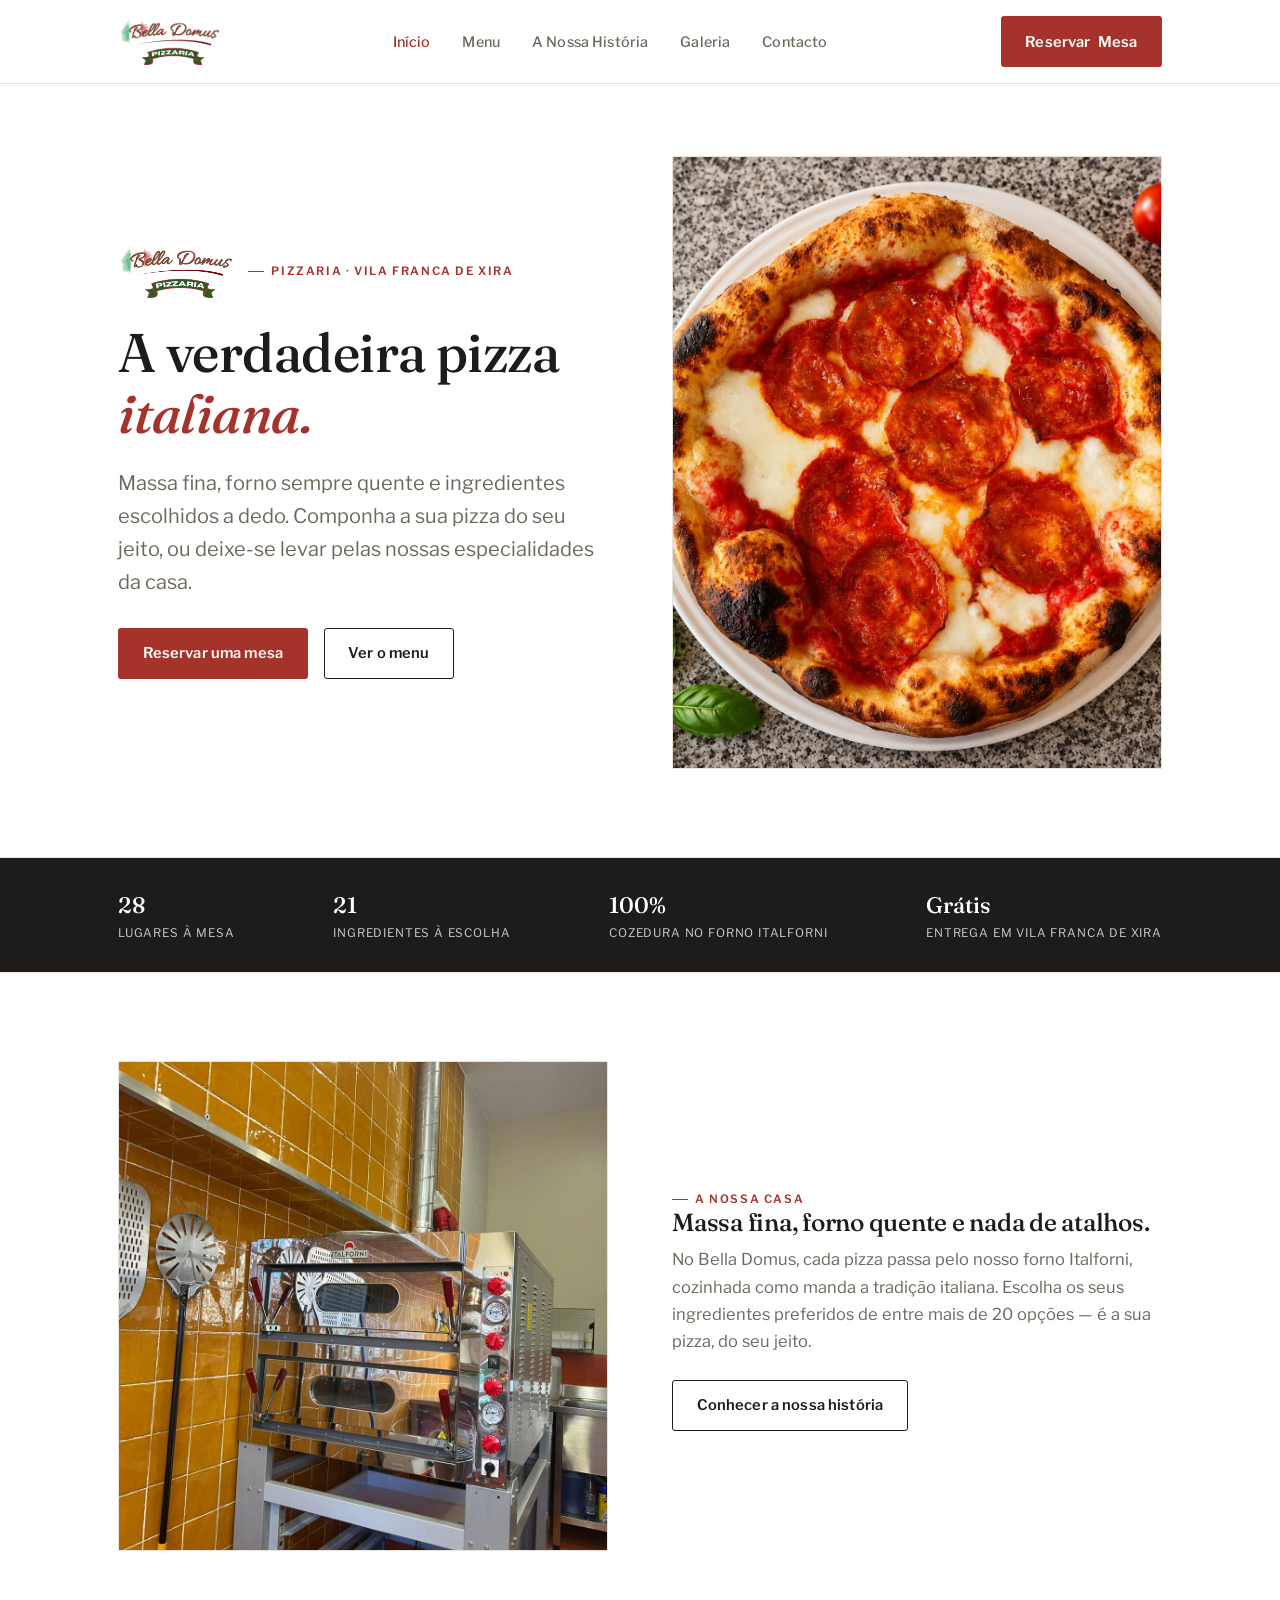
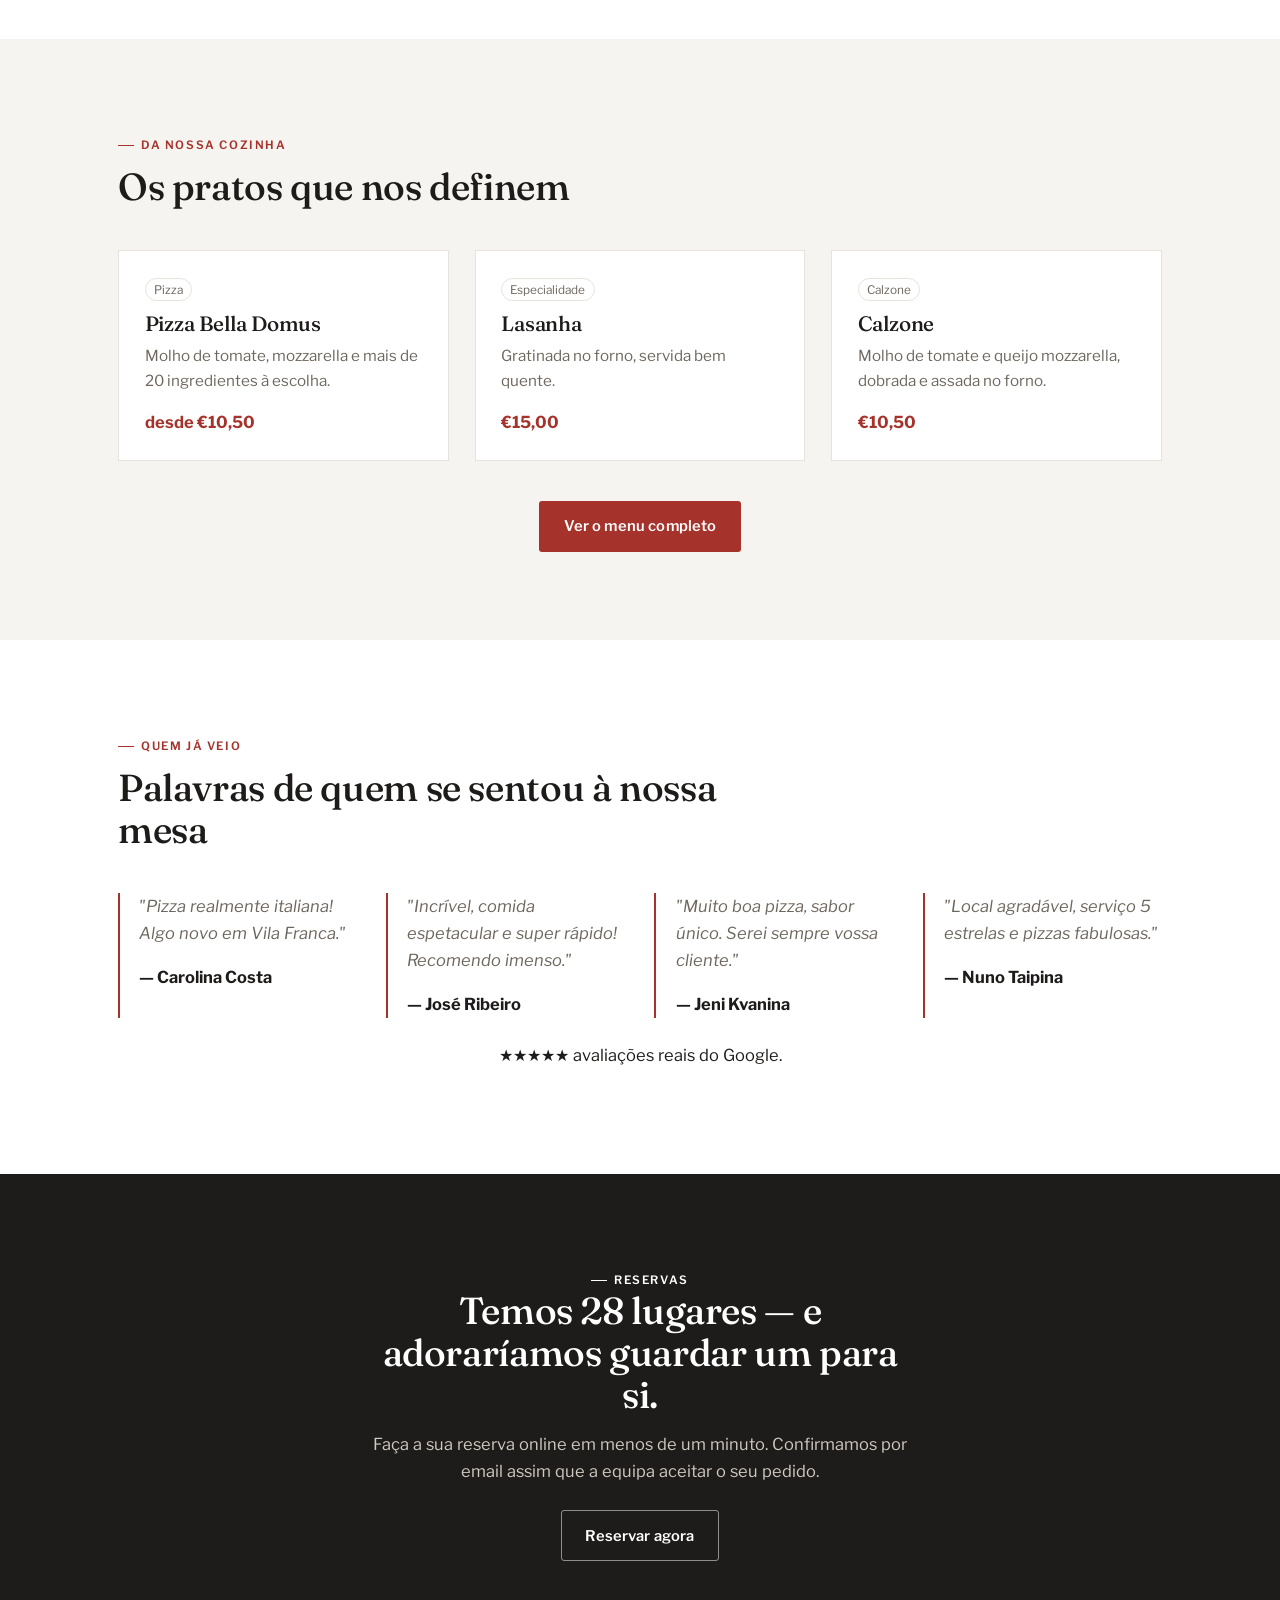
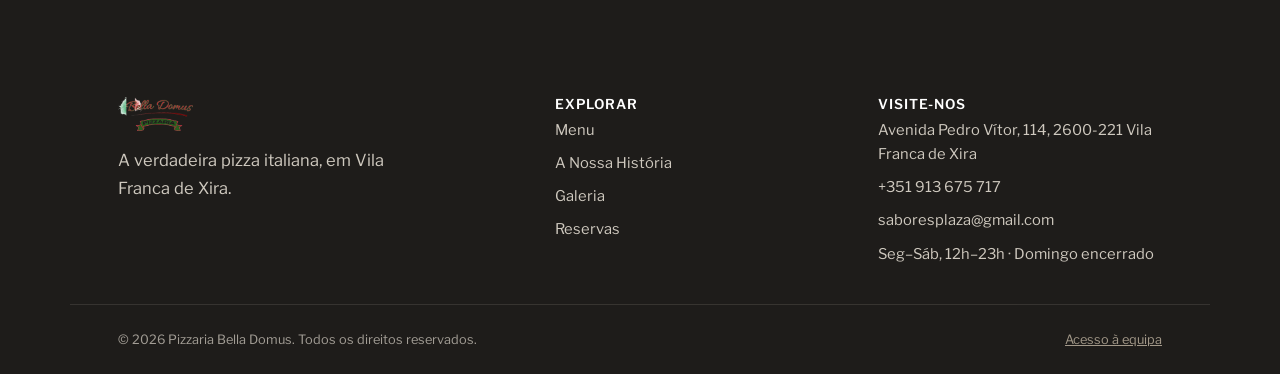
<file: index.html>
<!DOCTYPE html>
<html lang="pt-PT">
<head>
<meta charset="UTF-8">
<meta name="viewport" content="width=device-width, initial-scale=1.0">
<title>Pizzaria Bella Domus — A verdadeira pizza italiana</title>
<meta name="description" content="Pizzaria Bella Domus, em Vila Franca de Xira — pizza tradicional italiana feita no forno Italforni. Reserve já a sua mesa.">
<link rel="stylesheet" href="css/style.css">
</head>
<body>

<header class="site-header">
  <nav class="nav">
    <a href="index.html" class="brand">
      <img src="img/logo-bella-domus.png" alt="Bella Domus Pizzaria" style="height:46px; width:auto;">
    </a>
    <ul class="nav-links">
      <li><a href="index.html" class="active">Início</a></li>
      <li><a href="menu.html">Menu</a></li>
      <li><a href="sobre.html">A Nossa História</a></li>
      <li><a href="galeria.html">Galeria</a></li>
      <li><a href="contacto.html">Contacto</a></li>
    </ul>
    <div class="nav-cta">
      <a href="reservas.html" class="btn btn-primary"><span class="long">Reservar </span>Mesa</a>
    </div>
    <button class="nav-toggle" aria-label="Abrir menu" aria-expanded="false"><span></span><span></span><span></span></button>
  </nav>
</header>

<main>
  <!-- HERO -->
  <section class="section" style="padding-top: clamp(2.5rem,6vw,4.5rem);">
    <div class="container grid-2">
      <div class="reveal">
        <div style="display:flex; align-items:center; gap:1rem; margin-bottom:1.6rem;">
          <img src="img/logo-bella-domus.png" alt="Bella Domus Pizzaria" style="height:52px; width:auto;">
          <span class="eyebrow">Pizzaria · Vila Franca de Xira</span>
        </div>
        <h1 style="font-size: var(--step-h1);">A verdadeira pizza <em style="font-style:italic; color:var(--color-primary);">italiana.</em></h1>
        <p style="font-size: var(--step-lg); color: var(--color-ink-soft); max-width: 46ch;">
          Massa fina, forno sempre quente e ingredientes escolhidos a dedo. Componha a sua pizza
          do seu jeito, ou deixe-se levar pelas nossas especialidades da casa.
        </p>
        <div style="display:flex; gap:1rem; flex-wrap:wrap; margin-top:1.8rem;">
          <a href="reservas.html" class="btn btn-primary">Reservar uma mesa</a>
          <a href="menu.html" class="btn btn-outline">Ver o menu</a>
        </div>
      </div>
      <div class="reveal" style="transition-delay:0.1s;">
        <img src="img/pizza-destaque.jpg" alt="Pizza Bella Domus acabada de sair do forno" style="aspect-ratio:4/5; object-fit:cover; width:100%; border:1px solid var(--color-line);">
      </div>
    </div>
  </section>

  <!-- RIBBON STATS -->
  <div class="ribbon">
    <div class="ribbon-inner">
      <div class="ribbon-item"><b>28</b><span>Lugares à mesa</span></div>
      <div class="ribbon-item"><b>21</b><span>Ingredientes à escolha</span></div>
      <div class="ribbon-item"><b>100%</b><span>Cozedura no forno Italforni</span></div>
      <div class="ribbon-item"><b>Grátis</b><span>Entrega em Vila Franca de Xira</span></div>
    </div>
  </div>

  <!-- ABOUT TEASER -->
  <section class="section">
    <div class="container grid-2">
      <div class="reveal">
        <img src="img/forno-italforni.jpg" alt="Forno Italforni onde as pizzas Bella Domus são cozinhadas" style="aspect-ratio:1/1; object-fit:cover; width:100%; border:1px solid var(--color-line);">
      </div>
      <div class="reveal" style="transition-delay:0.1s;">
        <span class="eyebrow">A nossa casa</span>
        <h2>Massa fina, forno quente e nada de atalhos.</h2>
        <p style="color:var(--color-ink-soft);">
          No Bella Domus, cada pizza passa pelo nosso forno Italforni, cozinhada como manda a
          tradição italiana. Escolha os seus ingredientes preferidos de entre mais de 20 opções —
          é a sua pizza, do seu jeito.
        </p>
        <a href="sobre.html" class="btn btn-outline" style="margin-top:0.5rem;">Conhecer a nossa história</a>
      </div>
    </div>
  </section>

  <!-- SIGNATURE DISHES -->
  <section class="section section-alt">
    <div class="container">
      <div class="section-head reveal">
        <span class="eyebrow">Da nossa cozinha</span>
        <h2>Os pratos que nos definem</h2>
      </div>
      <div class="grid-3">
        <div class="torn-card reveal">
          <span class="tag">Pizza</span>
          <h3 style="font-size:1.3rem; margin-top:0.6rem;">Pizza Bella Domus</h3>
          <p style="color:var(--color-ink-soft); font-size:0.95rem;">Molho de tomate, mozzarella e mais de 20 ingredientes à escolha.</p>
          <strong style="color:var(--color-primary);">desde €10,50</strong>
        </div>
        <div class="torn-card reveal" style="transition-delay:0.1s;">
          <span class="tag">Especialidade</span>
          <h3 style="font-size:1.3rem; margin-top:0.6rem;">Lasanha</h3>
          <p style="color:var(--color-ink-soft); font-size:0.95rem;">Gratinada no forno, servida bem quente.</p>
          <strong style="color:var(--color-primary);">€15,00</strong>
        </div>
        <div class="torn-card reveal" style="transition-delay:0.2s;">
          <span class="tag">Calzone</span>
          <h3 style="font-size:1.3rem; margin-top:0.6rem;">Calzone</h3>
          <p style="color:var(--color-ink-soft); font-size:0.95rem;">Molho de tomate e queijo mozzarella, dobrada e assada no forno.</p>
          <strong style="color:var(--color-primary);">€10,50</strong>
        </div>
      </div>
      <div class="text-center" style="margin-top:2.5rem;">
        <a href="menu.html" class="btn btn-primary">Ver o menu completo</a>
      </div>
    </div>
  </section>

  <!-- TESTIMONIALS -->
  <section class="section">
    <div class="container">
      <div class="section-head reveal">
        <span class="eyebrow">Quem já veio</span>
        <h2>Palavras de quem se sentou à nossa mesa</h2>
      </div>
      <div style="display:grid; grid-template-columns:repeat(auto-fit, minmax(230px,1fr)); gap:1.8rem;">
        <div class="reveal" style="border-left:2px solid var(--color-primary); padding-left:1.2rem;">
          <p style="font-style:italic; color:var(--color-ink-soft);">"Pizza realmente italiana! Algo novo em Vila Franca."</p>
          <strong>— Carolina Costa</strong>
        </div>
        <div class="reveal" style="border-left:2px solid var(--color-primary); padding-left:1.2rem; transition-delay:0.1s;">
          <p style="font-style:italic; color:var(--color-ink-soft);">"Incrível, comida espetacular e super rápido! Recomendo imenso."</p>
          <strong>— José Ribeiro</strong>
        </div>
        <div class="reveal" style="border-left:2px solid var(--color-primary); padding-left:1.2rem; transition-delay:0.2s;">
          <p style="font-style:italic; color:var(--color-ink-soft);">"Muito boa pizza, sabor único. Serei sempre vossa cliente."</p>
          <strong>— Jeni Kvanina</strong>
        </div>
        <div class="reveal" style="border-left:2px solid var(--color-primary); padding-left:1.2rem; transition-delay:0.3s;">
          <p style="font-style:italic; color:var(--color-ink-soft);">"Local agradável, serviço 5 estrelas e pizzas fabulosas."</p>
          <strong>— Nuno Taipina</strong>
        </div>
      </div>
      <p class="hint text-center" style="margin-top:1.5rem;">★★★★★ avaliações reais do Google.</p>
    </div>
  </section>

  <!-- RESERVATION CTA -->
  <section class="section section-dark">
    <div class="container text-center" style="max-width:640px;">
      <span class="eyebrow">Reservas</span>
      <h2 style="font-size: var(--step-h2);">Temos 28 lugares — e adoraríamos guardar um para si.</h2>
      <p>Faça a sua reserva online em menos de um minuto. Confirmamos por email assim que a equipa aceitar o seu pedido.</p>
      <a href="reservas.html" class="btn btn-ghost-light" style="margin-top:0.5rem;">Reservar agora</a>
    </div>
  </section>
</main>

<footer class="site-footer">
  <div class="container footer-grid">
    <div>
      <div class="brand" style="margin-bottom:1rem; color: var(--color-bg);">
        <img src="img/logo-bella-domus.png" alt="Bella Domus Pizzaria" style="height:34px; width:auto;">
      </div>
      <p style="max-width:300px;">A verdadeira pizza italiana, em Vila Franca de Xira.</p>
    </div>
    <div>
      <h4>Explorar</h4>
      <ul class="footer-links">
        <li><a href="menu.html">Menu</a></li>
        <li><a href="sobre.html">A Nossa História</a></li>
        <li><a href="galeria.html">Galeria</a></li>
        <li><a href="reservas.html">Reservas</a></li>
      </ul>
    </div>
    <div>
      <h4>Visite-nos</h4>
      <ul class="footer-links">
        <li>Avenida Pedro Vítor, 114, 2600-221 Vila Franca de Xira</li>
        <li>+351 913 675 717</li>
        <li>saboresplaza@gmail.com</li>
        <li>Seg–Sáb, 12h–23h · Domingo encerrado</li>
      </ul>
    </div>
  </div>
  <div class="container footer-bottom">
    <span>© 2026 Pizzaria Bella Domus. Todos os direitos reservados.</span>
    <span><a href="admin-login.html" style="color:#cfc2ae;">Acesso à equipa</a></span>
  </div>
</footer>

<script src="js/main.js"></script>
</body>
</html>
</file>
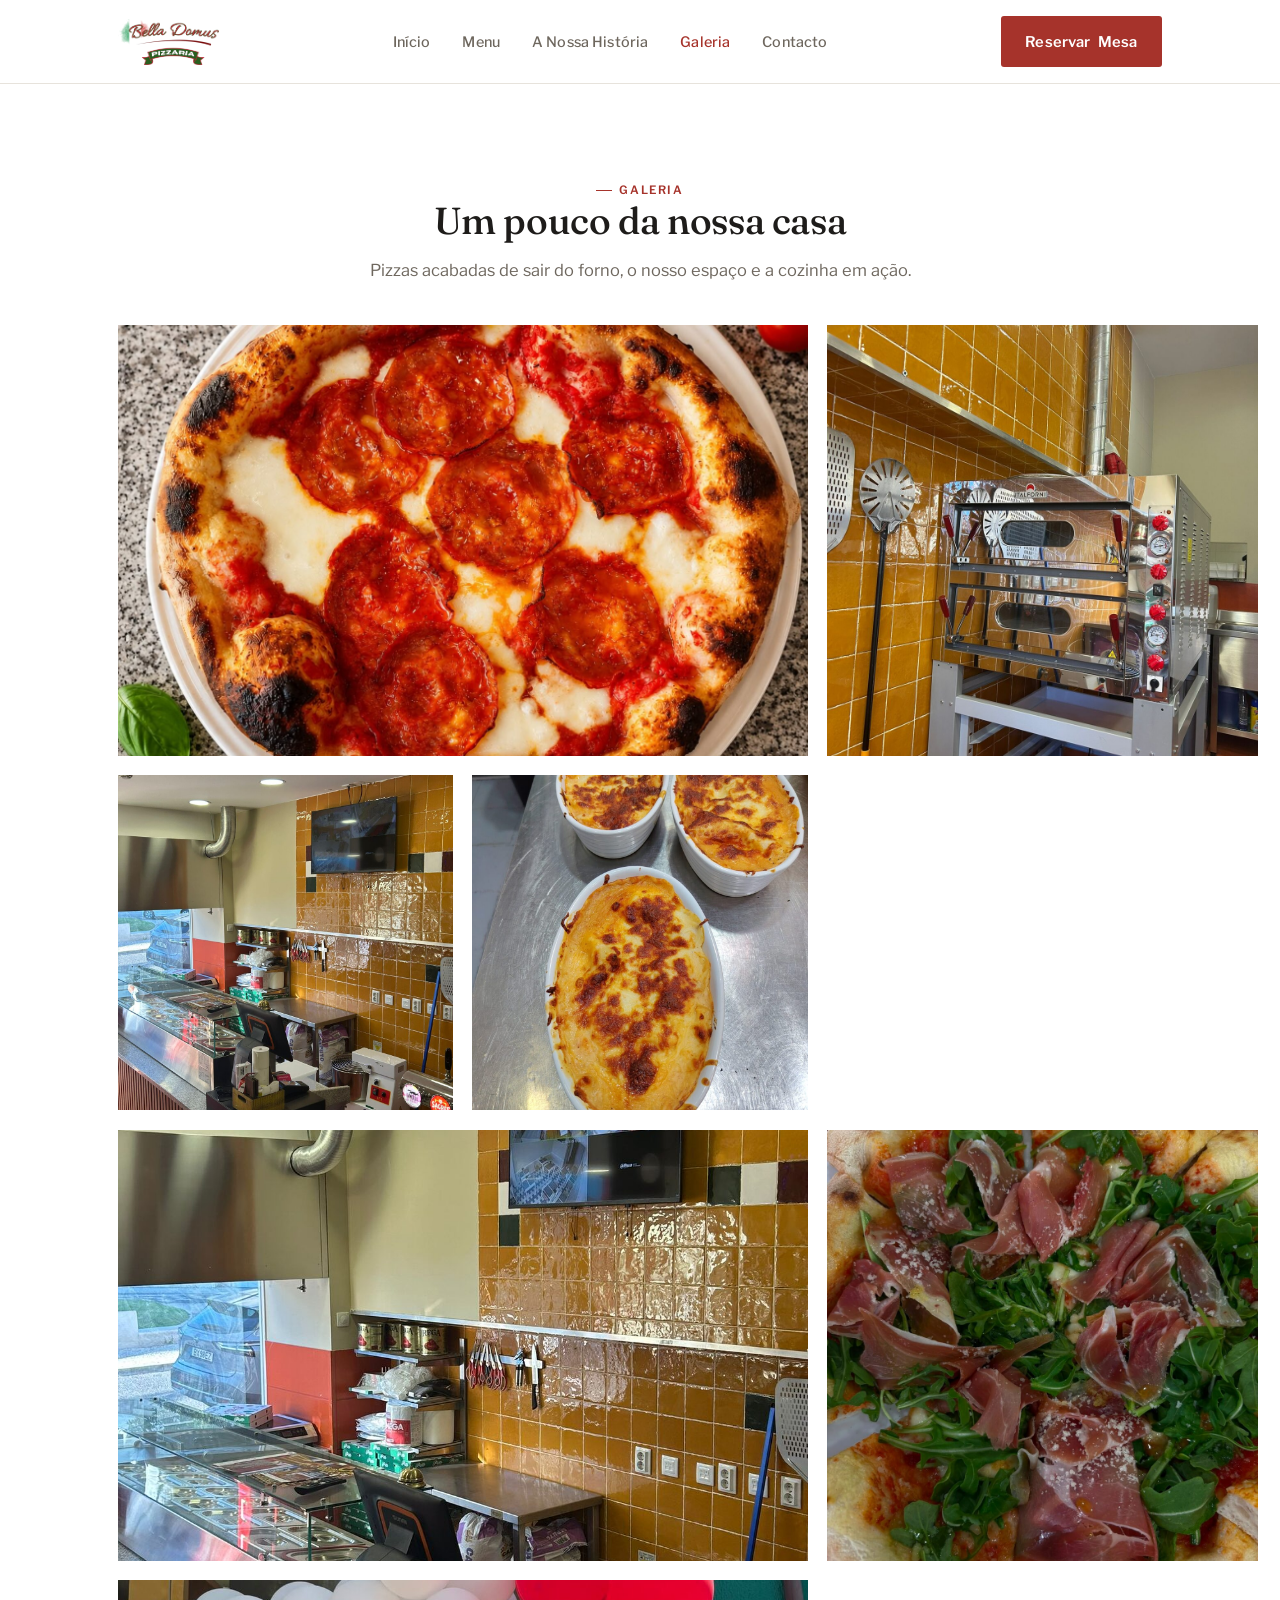
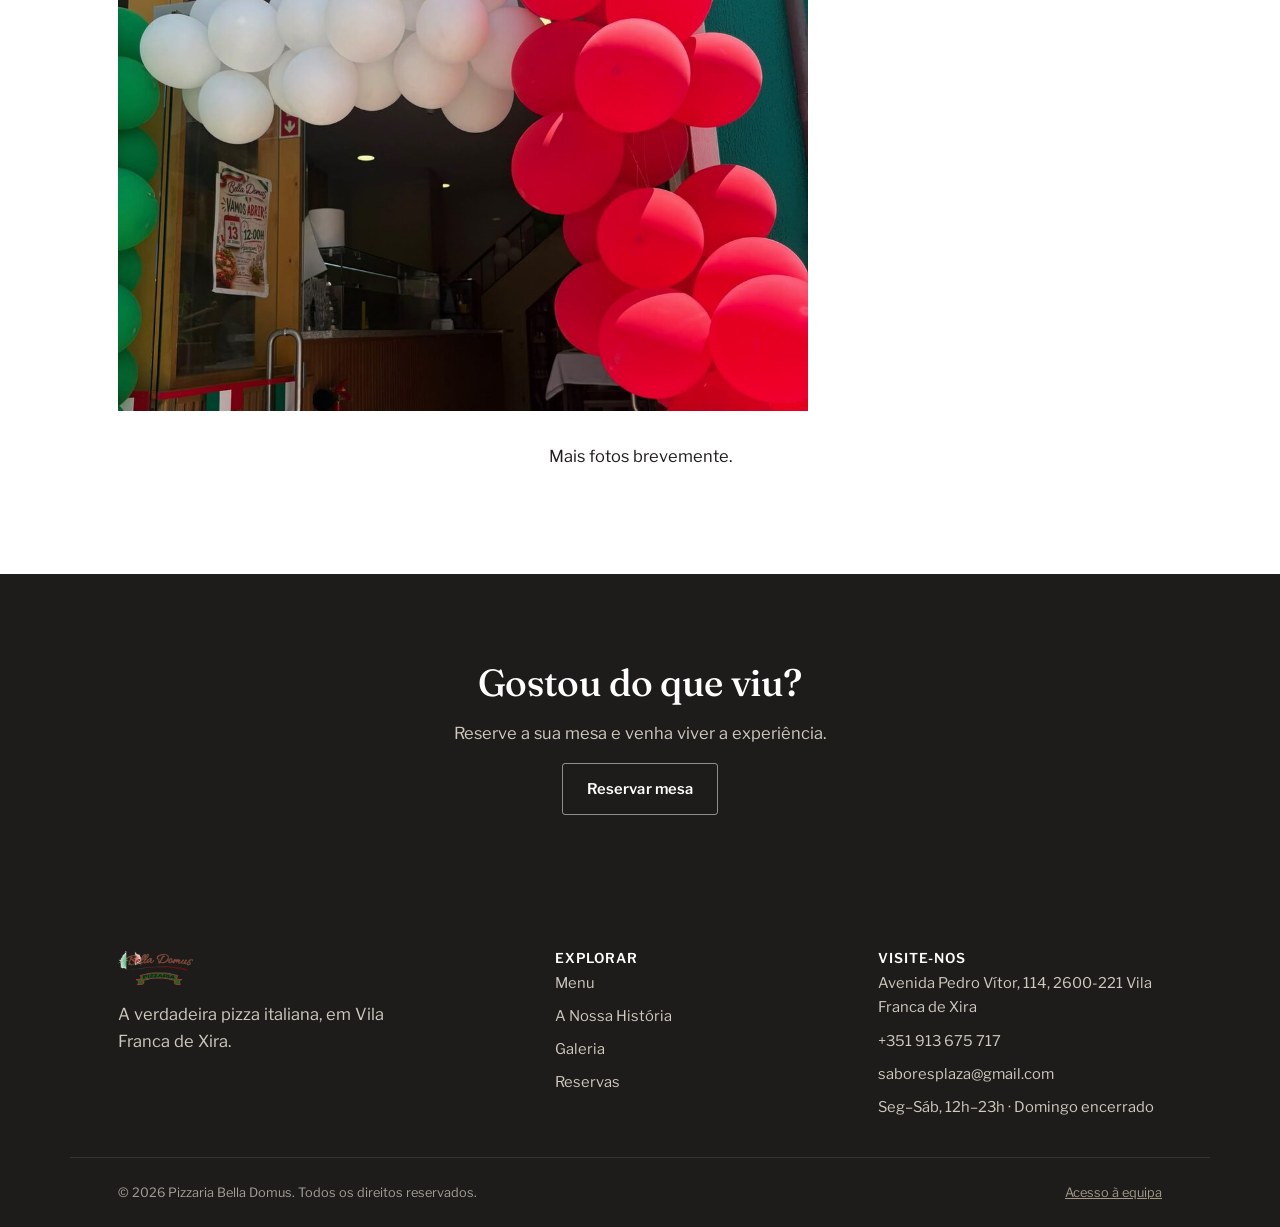
<file: galeria.html>
<!DOCTYPE html>
<html lang="pt-PT">
<head>
<meta charset="UTF-8">
<meta name="viewport" content="width=device-width, initial-scale=1.0">
<title>Galeria — Pizzaria Bella Domus</title>
<meta name="description" content="Fotos das pizzas, do espaço e do forno da Pizzaria Bella Domus.">
<link rel="stylesheet" href="css/style.css">
<style>
  .gallery-grid{ display:grid; grid-template-columns:repeat(3,1fr); gap:1.2rem; }
  .gallery-grid .ph{ background:var(--color-bg-alt); border:1px solid var(--color-line); display:flex; align-items:center; justify-content:center; text-align:center; padding:1rem; font-size:0.78rem; color:var(--color-ink-soft); }
  .gallery-grid .span-2{ grid-column:span 2; }
  @media (max-width:720px){ .gallery-grid{ grid-template-columns:repeat(2,1fr); } .gallery-grid .span-2{ grid-column:span 2; } }
</style>
</head>
<body>

<header class="site-header">
  <nav class="nav">
    <a href="index.html" class="brand">
      <img src="img/logo-bella-domus.png" alt="Bella Domus Pizzaria" style="height:46px; width:auto;">
    </a>
    <ul class="nav-links">
      <li><a href="index.html">Início</a></li>
      <li><a href="menu.html">Menu</a></li>
      <li><a href="sobre.html">A Nossa História</a></li>
      <li><a href="galeria.html" class="active">Galeria</a></li>
      <li><a href="contacto.html">Contacto</a></li>
    </ul>
    <div class="nav-cta">
      <a href="reservas.html" class="btn btn-primary"><span class="long">Reservar </span>Mesa</a>
    </div>
    <button class="nav-toggle" aria-label="Abrir menu" aria-expanded="false"><span></span><span></span><span></span></button>
  </nav>
</header>

<main>
  <section class="section" style="padding-bottom:1.5rem;">
    <div class="container text-center" style="max-width:640px; margin:0 auto;">
      <span class="eyebrow" style="justify-content:center;">Galeria</span>
      <h1 style="font-size:var(--step-h2);">Um pouco da nossa casa</h1>
      <p style="color:var(--color-ink-soft);">Pizzas acabadas de sair do forno, o nosso espaço e a cozinha em ação.</p>
    </div>
  </section>

  <section class="section" style="padding-top:0;">
    <div class="container">
      <div class="gallery-grid">
        <div class="reveal span-2" style="aspect-ratio:16/10;"><img src="img/pizza-destaque.jpg" alt="Pizza Bella Domus acabada de sair do forno" style="width:100%; height:100%; object-fit:cover;"></div>
        <div class="reveal" style="aspect-ratio:1/1;"><img src="img/forno-italforni.jpg" alt="Forno Italforni da pizzaria" style="width:100%; height:100%; object-fit:cover;"></div>
        <div class="reveal" style="aspect-ratio:1/1;"><img src="img/interior-balcao-1.jpg" alt="Balcão da Pizzaria Bella Domus" style="width:100%; height:100%; object-fit:cover;"></div>
        <div class="reveal" style="aspect-ratio:1/1;"><img src="img/especialidades-forno.jpg" alt="Lasanha de carne gratinada" style="width:100%; height:100%; object-fit:cover;"></div>
        <div class="reveal span-2" style="aspect-ratio:16/10;"><img src="img/interior-balcao-2.jpg" alt="Interior da pizzaria" style="width:100%; height:100%; object-fit:cover;"></div>
        <div class="reveal" style="aspect-ratio:1/1;"><img src="img/pizza-presunto-rucula.jpg" alt="Pizza com presunto, rúcula e parmesão" style="width:100%; height:100%; object-fit:cover;"></div>
        <div class="reveal span-2" style="aspect-ratio:16/10;"><img src="img/entrada-loja.jpg" alt="Entrada da Pizzaria Bella Domus" style="width:100%; height:100%; object-fit:cover;"></div>
      </div>
      <p class="hint text-center" style="margin-top:2rem;">
        Mais fotos brevemente.
      </p>
    </div>
  </section>

  <section class="section section-dark">
    <div class="container text-center" style="max-width:600px;">
      <h2 style="font-size:var(--step-h2);">Gostou do que viu?</h2>
      <p>Reserve a sua mesa e venha viver a experiência.</p>
      <a href="reservas.html" class="btn btn-ghost-light">Reservar mesa</a>
    </div>
  </section>
</main>

<footer class="site-footer">
  <div class="container footer-grid">
    <div>
      <div class="brand" style="margin-bottom:1rem; color: var(--color-bg);">
        <img src="img/logo-bella-domus.png" alt="Bella Domus Pizzaria" style="height:34px; width:auto;">
      </div>
      <p style="max-width:300px;">A verdadeira pizza italiana, em Vila Franca de Xira.</p>
    </div>
    <div>
      <h4>Explorar</h4>
      <ul class="footer-links">
        <li><a href="menu.html">Menu</a></li>
        <li><a href="sobre.html">A Nossa História</a></li>
        <li><a href="galeria.html">Galeria</a></li>
        <li><a href="reservas.html">Reservas</a></li>
      </ul>
    </div>
    <div>
      <h4>Visite-nos</h4>
      <ul class="footer-links">
        <li>Avenida Pedro Vítor, 114, 2600-221 Vila Franca de Xira</li>
        <li>+351 913 675 717</li>
        <li>saboresplaza@gmail.com</li>
        <li>Seg–Sáb, 12h–23h · Domingo encerrado</li>
      </ul>
    </div>
  </div>
  <div class="container footer-bottom">
    <span>© 2026 Pizzaria Bella Domus. Todos os direitos reservados.</span>
    <span><a href="admin-login.html" style="color:#cfc2ae;">Acesso à equipa</a></span>
  </div>
</footer>

<script src="js/main.js"></script>
</body>
</html>
</file>
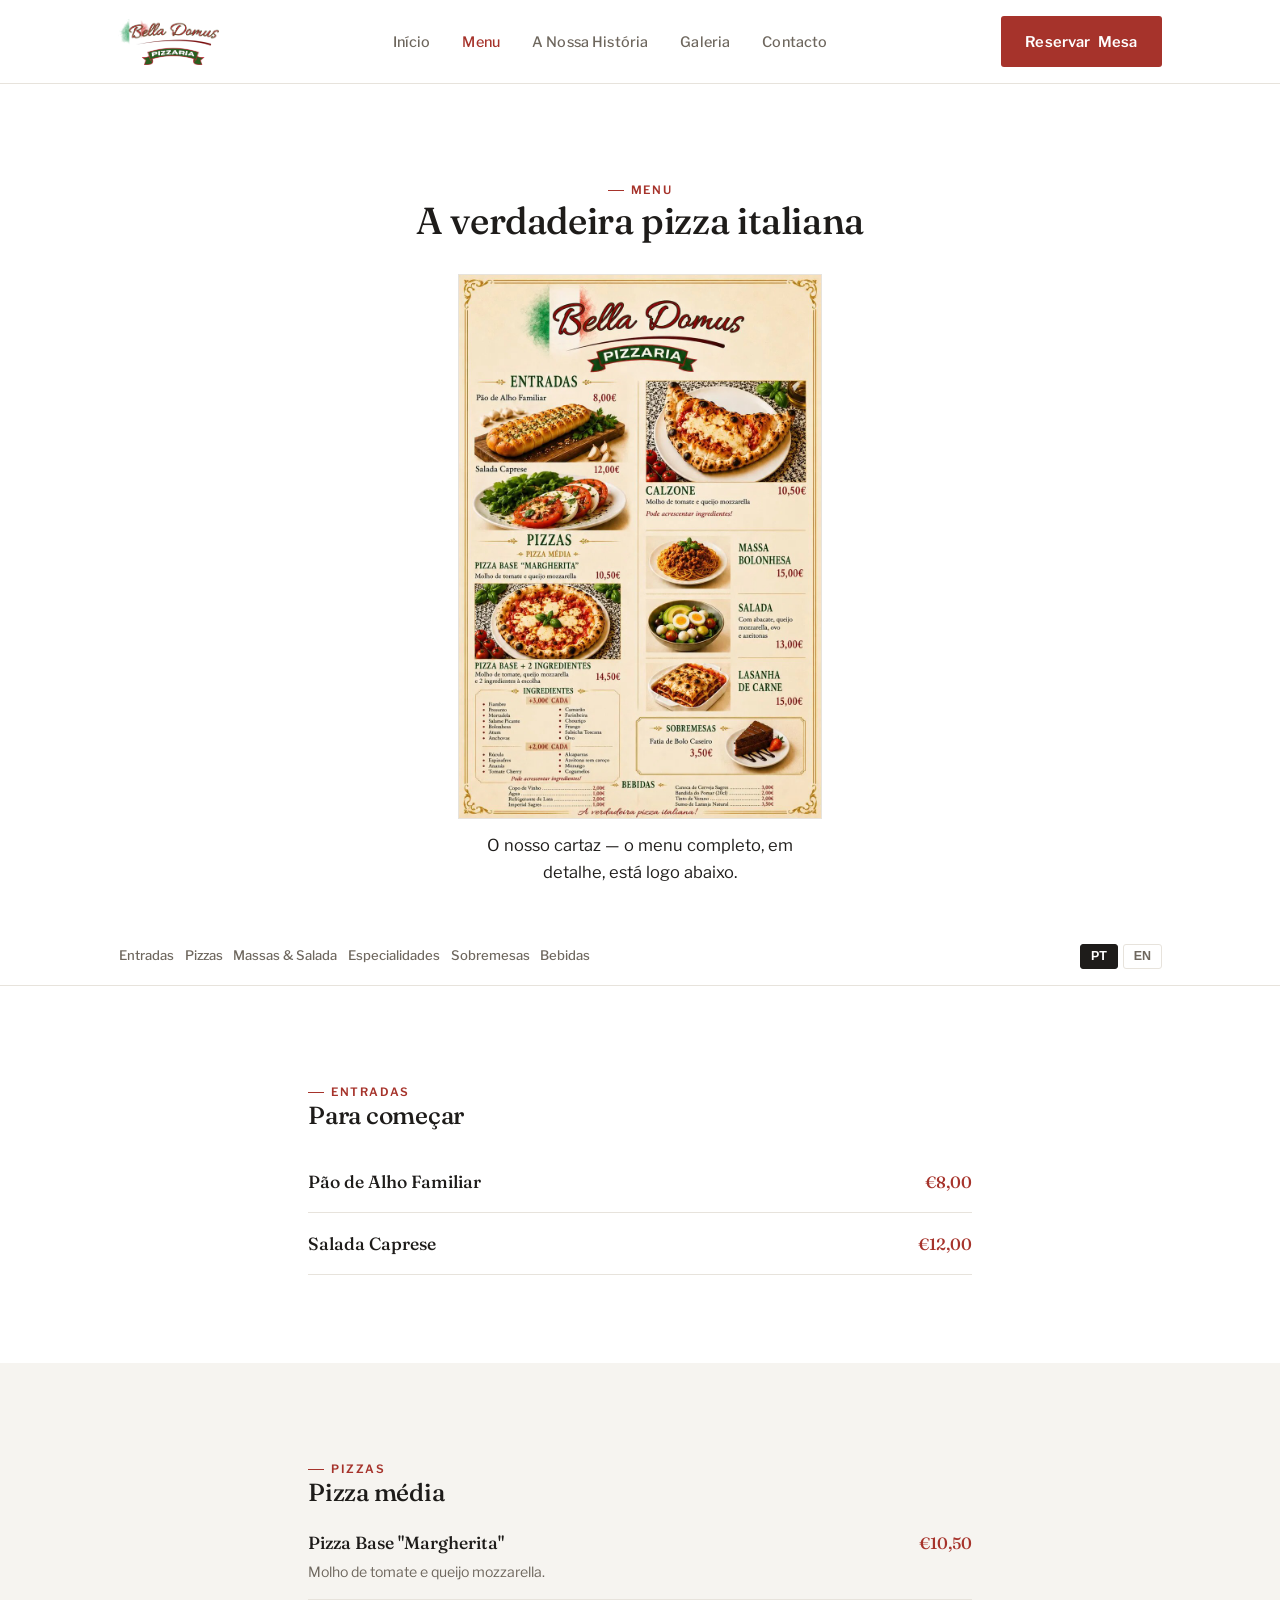
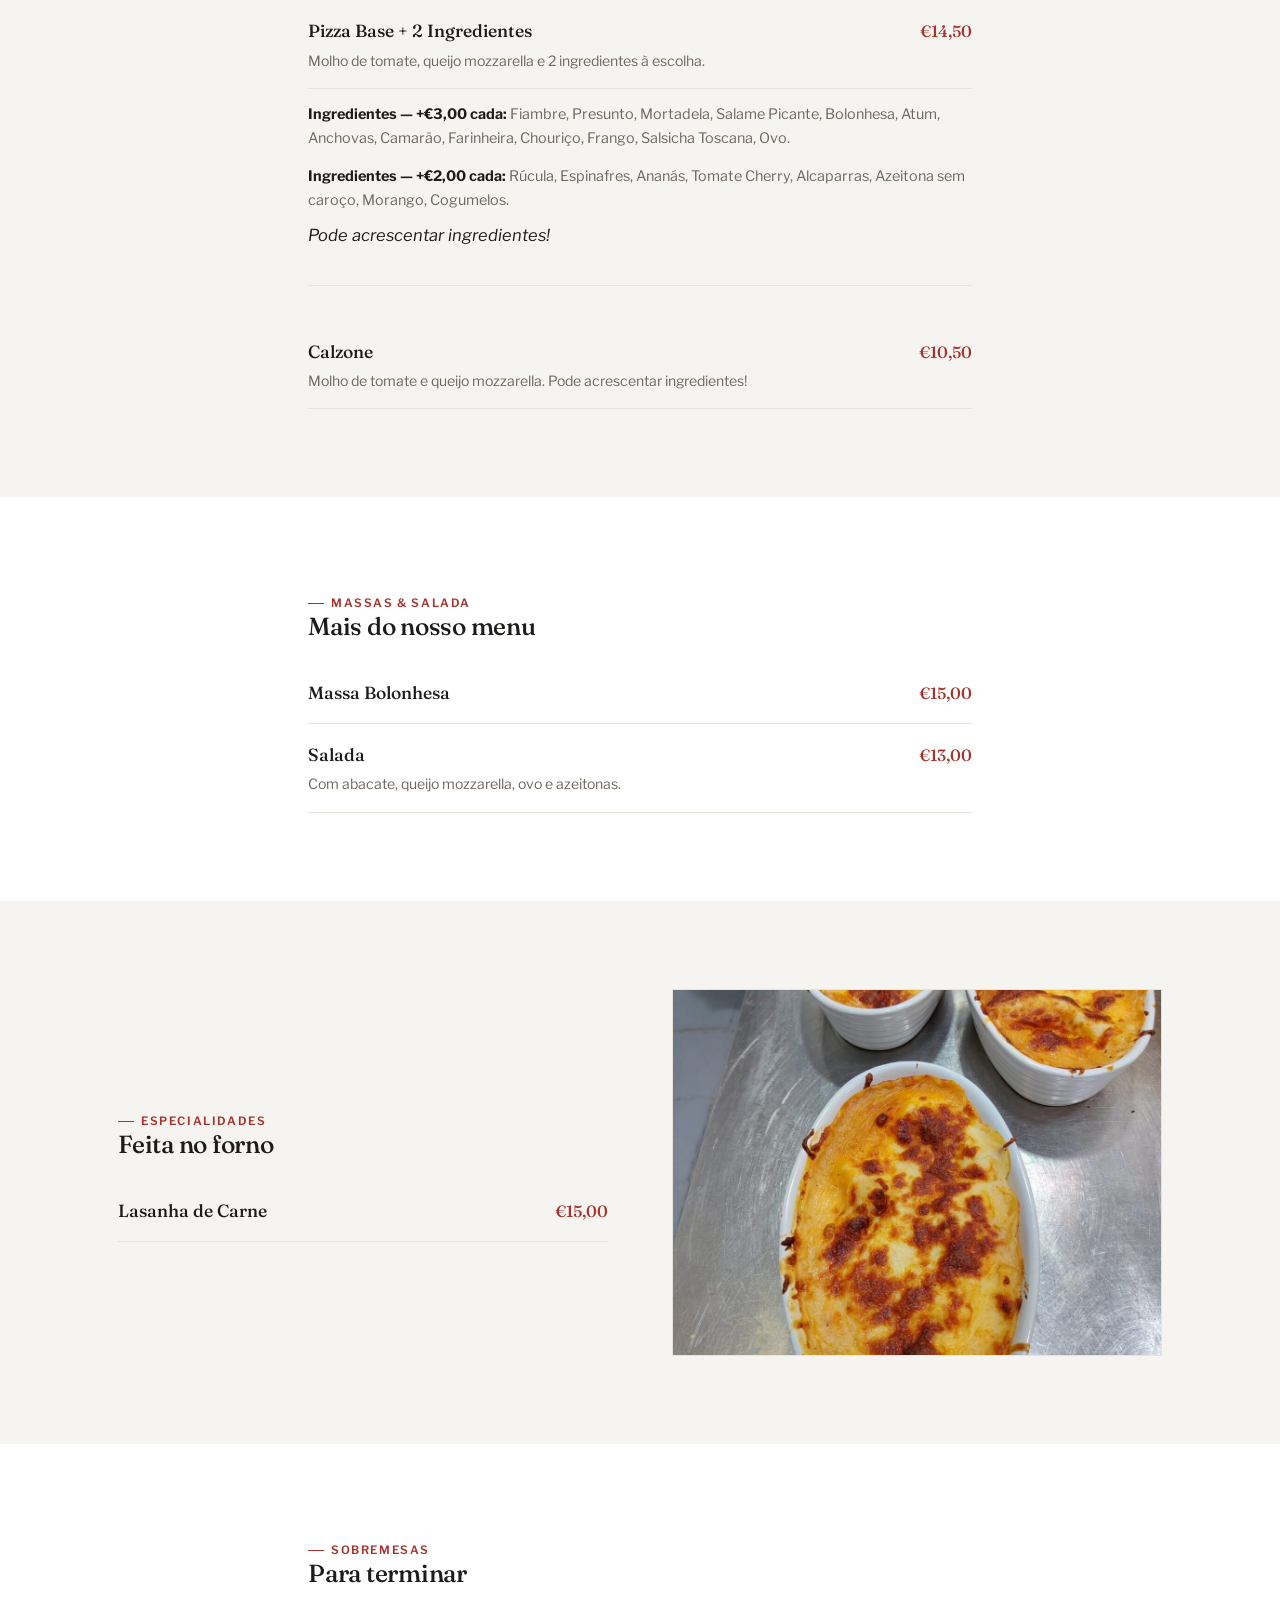
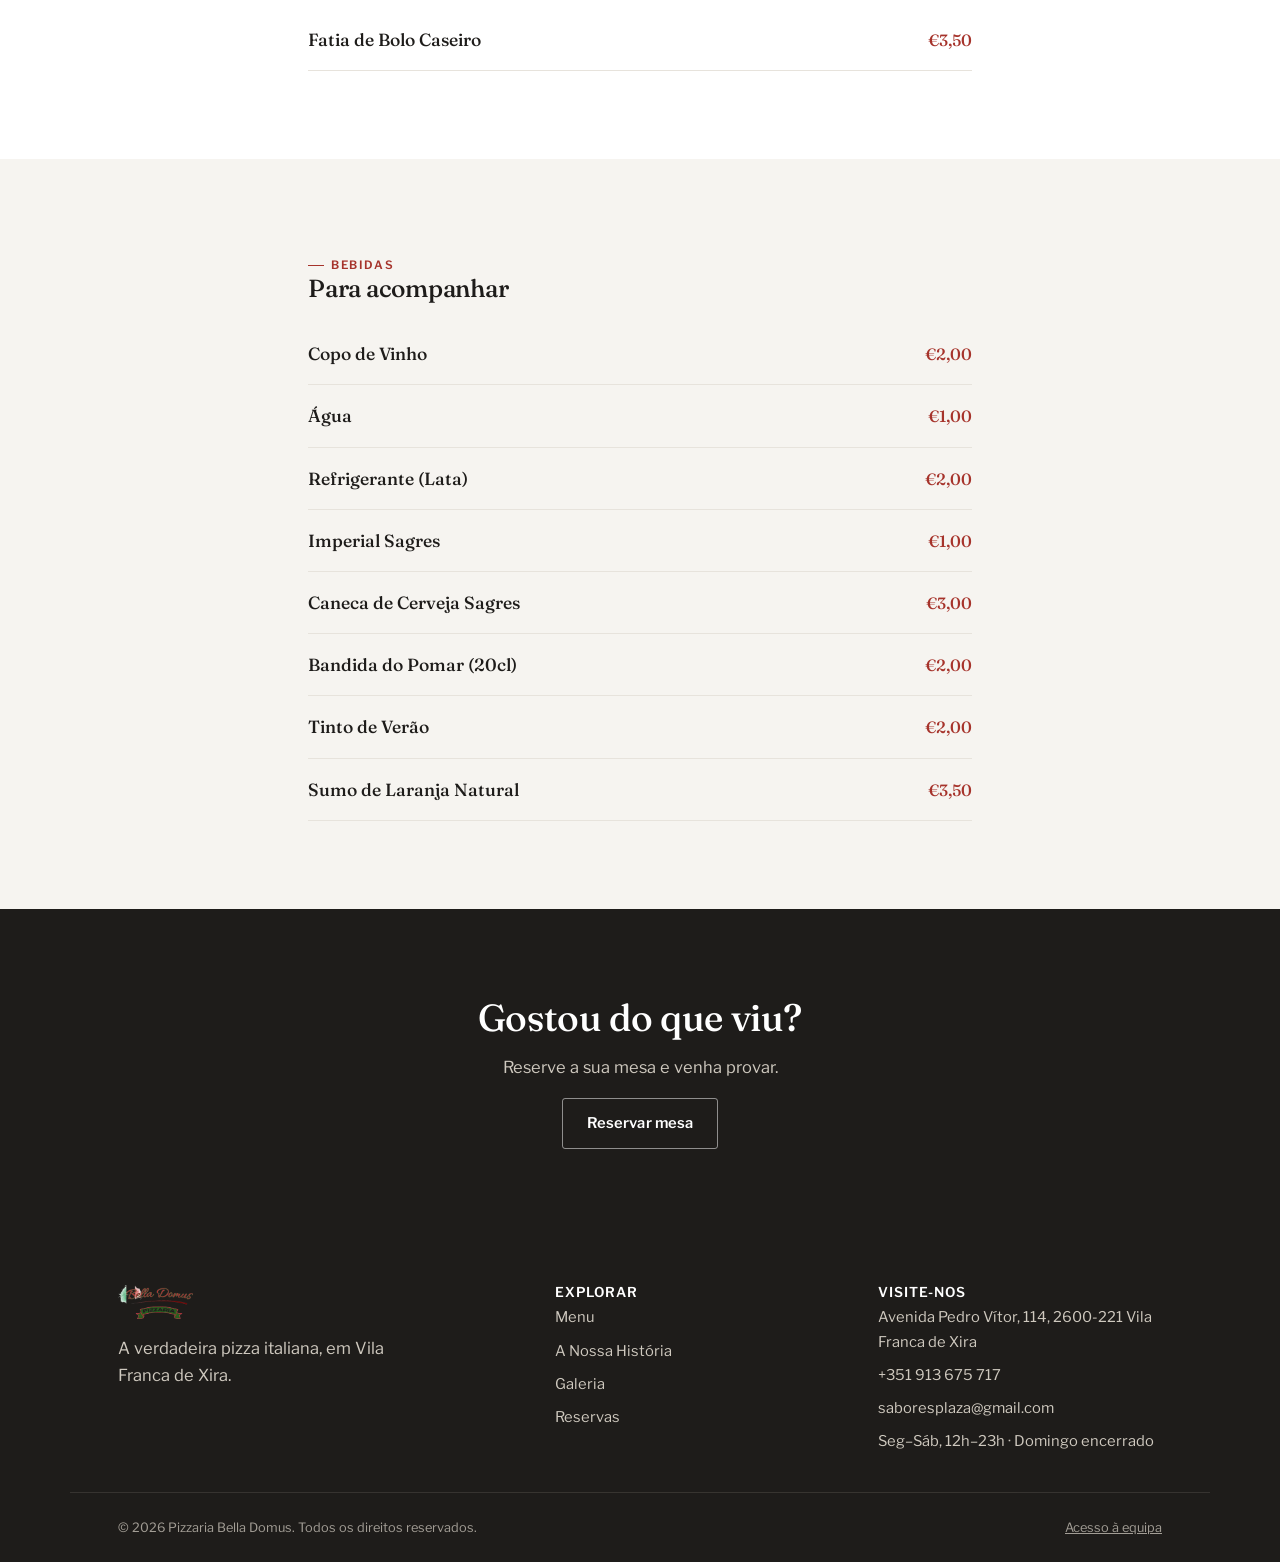
<file: menu.html>
<!DOCTYPE html>
<html lang="pt-PT">
<head>
<meta charset="UTF-8">
<meta name="viewport" content="width=device-width, initial-scale=1.0">
<title>Menu — Pizzaria Bella Domus</title>
<meta name="description" content="Menu da Pizzaria Bella Domus em Vila Franca de Xira: pizzas, massas, especialidades e sobremesas.">
<link rel="stylesheet" href="css/style.css">
<style>
  .menu-nav{ position:sticky; top:65px; z-index:20; background:var(--color-bg); border-bottom:1px solid var(--color-line); }
  .menu-nav-inner{ display:flex; gap:0.5rem; overflow-x:auto; padding:0.9rem clamp(1.25rem,4vw,3rem); max-width:1140px; margin:0 auto; align-items:center; }
  .menu-nav a{ white-space:nowrap; text-decoration:none; font-size:0.82rem; font-weight:500; color:var(--color-ink-soft); padding:0.3em 0.1em; }
  .menu-nav a:hover{ color:var(--color-primary); }
  .lang-switch{ margin-left:auto; display:flex; gap:0.3rem; flex-shrink:0; }
  .lang-btn{ font-size:0.78rem; font-weight:600; padding:0.35em 0.8em; border:1px solid var(--color-line); background:transparent; cursor:pointer; color:var(--color-ink-soft); border-radius:3px; }
  .lang-btn.active{ background:var(--color-ink); color:var(--color-bg); border-color:var(--color-ink); }

  .menu-list{ list-style:none; margin:0; padding:0; }
  .menu-item{ display:flex; justify-content:space-between; align-items:baseline; gap:1.2rem; padding:1rem 0; border-bottom:1px solid var(--color-line); }
  .menu-item .name{ font-family:var(--font-display); font-size:1.1rem; font-weight:500; }
  .menu-item .desc{ display:block; font-size:0.88rem; color:var(--color-ink-soft); margin-top:0.2rem; font-family:var(--font-body); }
  .menu-item .price{ font-family:var(--font-display); color:var(--color-primary); font-weight:500; white-space:nowrap; font-size:1.02rem; }
  .topping-note{ font-size:0.9rem; color:var(--color-ink-soft); margin:0.9rem 0 0.3rem; }
  .topping-note b{ color:var(--color-ink); }
</style>
</head>
<body>

<header class="site-header">
  <nav class="nav">
    <a href="index.html" class="brand">
      <img src="img/logo-bella-domus.png" alt="Bella Domus Pizzaria" style="height:46px; width:auto;">
    </a>
    <ul class="nav-links">
      <li><a href="index.html">Início</a></li>
      <li><a href="menu.html" class="active">Menu</a></li>
      <li><a href="sobre.html">A Nossa História</a></li>
      <li><a href="galeria.html">Galeria</a></li>
      <li><a href="contacto.html">Contacto</a></li>
    </ul>
    <div class="nav-cta">
      <a href="reservas.html" class="btn btn-primary"><span class="long">Reservar </span>Mesa</a>
    </div>
    <button class="nav-toggle" aria-label="Abrir menu" aria-expanded="false"><span></span><span></span><span></span></button>
  </nav>
</header>

<main>
  <section class="section" style="padding-bottom:1.5rem;">
    <div class="container text-center" style="max-width:640px; margin:0 auto;">
      <span class="eyebrow" style="justify-content:center;">Menu</span>
      <h1 style="font-size:var(--step-h2);">A verdadeira pizza italiana</h1>
    </div>
    <div class="container" style="max-width:460px; margin-top:2rem;">
      <img src="img/menu-cartaz.jpg" alt="Cartaz do menu Bella Domus Pizzaria" style="width:100%; border:1px solid var(--color-line);">
      <p class="hint text-center" style="margin-top:0.8rem;">O nosso cartaz — o menu completo, em detalhe, está logo abaixo.</p>
    </div>
  </section>

  <nav class="menu-nav" aria-label="Categorias do menu">
    <div class="menu-nav-inner">
      <a href="#entradas" data-pt="Entradas" data-en="Starters">Entradas</a>
      <a href="#pizzas" data-pt="Pizzas" data-en="Pizzas">Pizzas</a>
      <a href="#massas" data-pt="Massas &amp; Salada" data-en="Pasta &amp; Salad">Massas &amp; Salada</a>
      <a href="#especialidades" data-pt="Especialidades" data-en="Specialties">Especialidades</a>
      <a href="#dolci" data-pt="Sobremesas" data-en="Desserts">Sobremesas</a>
      <a href="#bebidas" data-pt="Bebidas" data-en="Drinks">Bebidas</a>
      <div class="lang-switch">
        <button class="lang-btn active" data-lang-btn="pt">PT</button>
        <button class="lang-btn" data-lang-btn="en">EN</button>
      </div>
    </div>
  </nav>

  <!-- ENTRADAS / STARTERS -->
  <section class="section" id="entradas">
    <div class="container" style="max-width:760px;">
      <span class="eyebrow" data-pt="Entradas" data-en="Starters">Entradas</span>
      <h2 style="margin-bottom:1.3rem;" data-pt="Para começar" data-en="To start">Para começar</h2>
      <ul class="menu-list">
        <li class="menu-item"><div><span class="name" data-pt="Pão de Alho Familiar" data-en="Family Garlic Bread">Pão de Alho Familiar</span></div><span class="price">€8,00</span></li>
        <li class="menu-item"><div><span class="name" data-pt="Salada Caprese" data-en="Caprese Salad">Salada Caprese</span></div><span class="price">€12,00</span></li>
      </ul>
    </div>
  </section>

  <!-- PIZZAS -->
  <section class="section section-alt" id="pizzas">
    <div class="container" style="max-width:760px;">
      <span class="eyebrow">Pizzas</span>
      <h2 style="margin-bottom:0.3rem;" data-pt="Pizza média" data-en="Medium pizza">Pizza média</h2>
      <ul class="menu-list">
        <li class="menu-item">
          <div>
            <span class="name" data-pt='Pizza Base "Margherita"' data-en="Margherita Base Pizza">Pizza Base "Margherita"</span>
            <span class="desc" data-pt="Molho de tomate e queijo mozzarella." data-en="Tomato sauce and mozzarella cheese.">Molho de tomate e queijo mozzarella.</span>
          </div>
          <span class="price">€10,50</span>
        </li>
        <li class="menu-item">
          <div>
            <span class="name" data-pt="Pizza Base + 2 Ingredientes" data-en="Base Pizza + 2 Toppings">Pizza Base + 2 Ingredientes</span>
            <span class="desc" data-pt="Molho de tomate, queijo mozzarella e 2 ingredientes à escolha." data-en="Tomato sauce, mozzarella cheese and 2 toppings of your choice.">Molho de tomate, queijo mozzarella e 2 ingredientes à escolha.</span>
          </div>
          <span class="price">€14,50</span>
        </li>
      </ul>

      <p class="topping-note"><b data-pt="Ingredientes — +€3,00 cada:" data-en="Toppings — +€3.00 each:">Ingredientes — +€3,00 cada:</b>
        <span data-pt="Fiambre, Presunto, Mortadela, Salame Picante, Bolonhesa, Atum, Anchovas, Camarão, Farinheira, Chouriço, Frango, Salsicha Toscana, Ovo."
              data-en="Ham, Prosciutto, Mortadella, Spicy Salami, Bolognese Beef, Tuna, Anchovies, Shrimp, Farinheira, Chorizo, Chicken, Tuscan Sausage, Egg.">
          Fiambre, Presunto, Mortadela, Salame Picante, Bolonhesa, Atum, Anchovas, Camarão, Farinheira, Chouriço, Frango, Salsicha Toscana, Ovo.
        </span>
      </p>
      <p class="topping-note"><b data-pt="Ingredientes — +€2,00 cada:" data-en="Toppings — +€2.00 each:">Ingredientes — +€2,00 cada:</b>
        <span data-pt="Rúcula, Espinafres, Ananás, Tomate Cherry, Alcaparras, Azeitona sem caroço, Morango, Cogumelos."
              data-en="Rocket (arugula), Spinach, Pineapple, Cherry Tomatoes, Capers, Pitted Olives, Strawberries, Mushrooms.">
          Rúcula, Espinafres, Ananás, Tomate Cherry, Alcaparras, Azeitona sem caroço, Morango, Cogumelos.
        </span>
      </p>
      <p class="hint" style="margin-top:0.6rem; font-style:italic;" data-pt="Pode acrescentar ingredientes!" data-en="You can add extra toppings!">Pode acrescentar ingredientes!</p>

      <hr class="hairline">

      <ul class="menu-list">
        <li class="menu-item">
          <div>
            <span class="name">Calzone</span>
            <span class="desc" data-pt="Molho de tomate e queijo mozzarella. Pode acrescentar ingredientes!" data-en="Tomato sauce and mozzarella cheese. You can add extra toppings!">Molho de tomate e queijo mozzarella. Pode acrescentar ingredientes!</span>
          </div>
          <span class="price">€10,50</span>
        </li>
      </ul>
    </div>
  </section>

  <!-- MASSAS & SALADA -->
  <section class="section" id="massas">
    <div class="container" style="max-width:760px;">
      <span class="eyebrow" data-pt="Massas &amp; Salada" data-en="Pasta &amp; Salad">Massas &amp; Salada</span>
      <h2 style="margin-bottom:1.3rem;" data-pt="Mais do nosso menu" data-en="More from our menu">Mais do nosso menu</h2>
      <ul class="menu-list">
        <li class="menu-item"><div><span class="name" data-pt="Massa Bolonhesa" data-en="Bolognese Pasta">Massa Bolonhesa</span></div><span class="price">€15,00</span></li>
        <li class="menu-item"><div><span class="name" data-pt="Salada" data-en="Salad">Salada</span><span class="desc" data-pt="Com abacate, queijo mozzarella, ovo e azeitonas." data-en="With avocado, mozzarella cheese, egg and olives.">Com abacate, queijo mozzarella, ovo e azeitonas.</span></div><span class="price">€13,00</span></li>
      </ul>
    </div>
  </section>

  <!-- ESPECIALIDADES -->
  <section class="section section-alt" id="especialidades">
    <div class="container grid-2">
      <div class="reveal">
        <span class="eyebrow" data-pt="Especialidades" data-en="Specialties">Especialidades</span>
        <h2 style="margin-bottom:1.3rem;" data-pt="Feita no forno" data-en="Baked in the oven">Feita no forno</h2>
        <ul class="menu-list">
          <li class="menu-item"><div><span class="name" data-pt="Lasanha de Carne" data-en="Meat Lasagna">Lasanha de Carne</span></div><span class="price">€15,00</span></li>
        </ul>
      </div>
      <div class="reveal" style="transition-delay:0.1s;">
        <img src="img/especialidades-forno.jpg" alt="Lasanha de carne gratinada, pronta a servir" style="width:100%; aspect-ratio:4/3; object-fit:cover; border:1px solid var(--color-line);">
      </div>
    </div>
  </section>

  <!-- SOBREMESAS -->
  <section class="section" id="dolci">
    <div class="container" style="max-width:760px;">
      <span class="eyebrow" data-pt="Sobremesas" data-en="Desserts">Sobremesas</span>
      <h2 style="margin-bottom:1.3rem;" data-pt="Para terminar" data-en="To finish">Para terminar</h2>
      <ul class="menu-list">
        <li class="menu-item"><div><span class="name" data-pt="Fatia de Bolo Caseiro" data-en="Slice of Homemade Cake">Fatia de Bolo Caseiro</span></div><span class="price">€3,50</span></li>
      </ul>
    </div>
  </section>

  <!-- BEBIDAS -->
  <section class="section section-alt" id="bebidas">
    <div class="container" style="max-width:760px;">
      <span class="eyebrow" data-pt="Bebidas" data-en="Drinks">Bebidas</span>
      <h2 style="margin-bottom:1.3rem;" data-pt="Para acompanhar" data-en="To go with it">Para acompanhar</h2>
      <ul class="menu-list">
        <li class="menu-item"><div><span class="name" data-pt="Copo de Vinho" data-en="Glass of Wine">Copo de Vinho</span></div><span class="price">€2,00</span></li>
        <li class="menu-item"><div><span class="name" data-pt="Água" data-en="Water">Água</span></div><span class="price">€1,00</span></li>
        <li class="menu-item"><div><span class="name" data-pt="Refrigerante (Lata)" data-en="Soft Drink (Can)">Refrigerante (Lata)</span></div><span class="price">€2,00</span></li>
        <li class="menu-item"><div><span class="name">Imperial Sagres</span></div><span class="price">€1,00</span></li>
        <li class="menu-item"><div><span class="name" data-pt="Caneca de Cerveja Sagres" data-en="Sagres Beer Mug">Caneca de Cerveja Sagres</span></div><span class="price">€3,00</span></li>
        <li class="menu-item"><div><span class="name">Bandida do Pomar (20cl)</span></div><span class="price">€2,00</span></li>
        <li class="menu-item"><div><span class="name">Tinto de Verão</span></div><span class="price">€2,00</span></li>
        <li class="menu-item"><div><span class="name" data-pt="Sumo de Laranja Natural" data-en="Fresh Orange Juice">Sumo de Laranja Natural</span></div><span class="price">€3,50</span></li>
      </ul>
    </div>
  </section>

  <section class="section section-dark">
    <div class="container text-center" style="max-width:600px;">
      <h2 style="font-size:var(--step-h2);" data-pt="Gostou do que viu?" data-en="Like what you see?">Gostou do que viu?</h2>
      <p data-pt="Reserve a sua mesa e venha provar." data-en="Reserve your table and come taste it.">Reserve a sua mesa e venha provar.</p>
      <a href="reservas.html" class="btn btn-ghost-light" data-pt="Reservar mesa" data-en="Reserve a table">Reservar mesa</a>
    </div>
  </section>
</main>

<footer class="site-footer">
  <div class="container footer-grid">
    <div>
      <div class="brand" style="margin-bottom:1rem; color: var(--color-bg);">
        <img src="img/logo-bella-domus.png" alt="Bella Domus Pizzaria" style="height:34px; width:auto;">
      </div>
      <p style="max-width:300px;">A verdadeira pizza italiana, em Vila Franca de Xira.</p>
    </div>
    <div>
      <h4>Explorar</h4>
      <ul class="footer-links">
        <li><a href="menu.html">Menu</a></li>
        <li><a href="sobre.html">A Nossa História</a></li>
        <li><a href="galeria.html">Galeria</a></li>
        <li><a href="reservas.html">Reservas</a></li>
      </ul>
    </div>
    <div>
      <h4>Visite-nos</h4>
      <ul class="footer-links">
        <li>Avenida Pedro Vítor, 114, 2600-221 Vila Franca de Xira</li>
        <li>+351 913 675 717</li>
        <li>saboresplaza@gmail.com</li>
        <li>Seg–Sáb, 12h–23h · Domingo encerrado</li>
      </ul>
    </div>
  </div>
  <div class="container footer-bottom">
    <span>© 2026 Pizzaria Bella Domus. Todos os direitos reservados.</span>
    <span><a href="admin-login.html" style="color:#cfc9bf;">Acesso à equipa</a></span>
  </div>
</footer>

<script src="js/main.js"></script>
<script>
document.querySelectorAll('[data-lang-btn]').forEach(btn => {
  btn.addEventListener('click', () => {
    const lang = btn.dataset.langBtn;
    document.querySelectorAll('[data-lang-btn]').forEach(b => b.classList.toggle('active', b === btn));
    document.querySelectorAll('[data-pt]').forEach(el => {
      el.textContent = lang === 'en' ? el.dataset.en : el.dataset.pt;
    });
    document.documentElement.lang = lang === 'en' ? 'en' : 'pt-PT';
  });
});
</script>
</body>
</html>
</file>
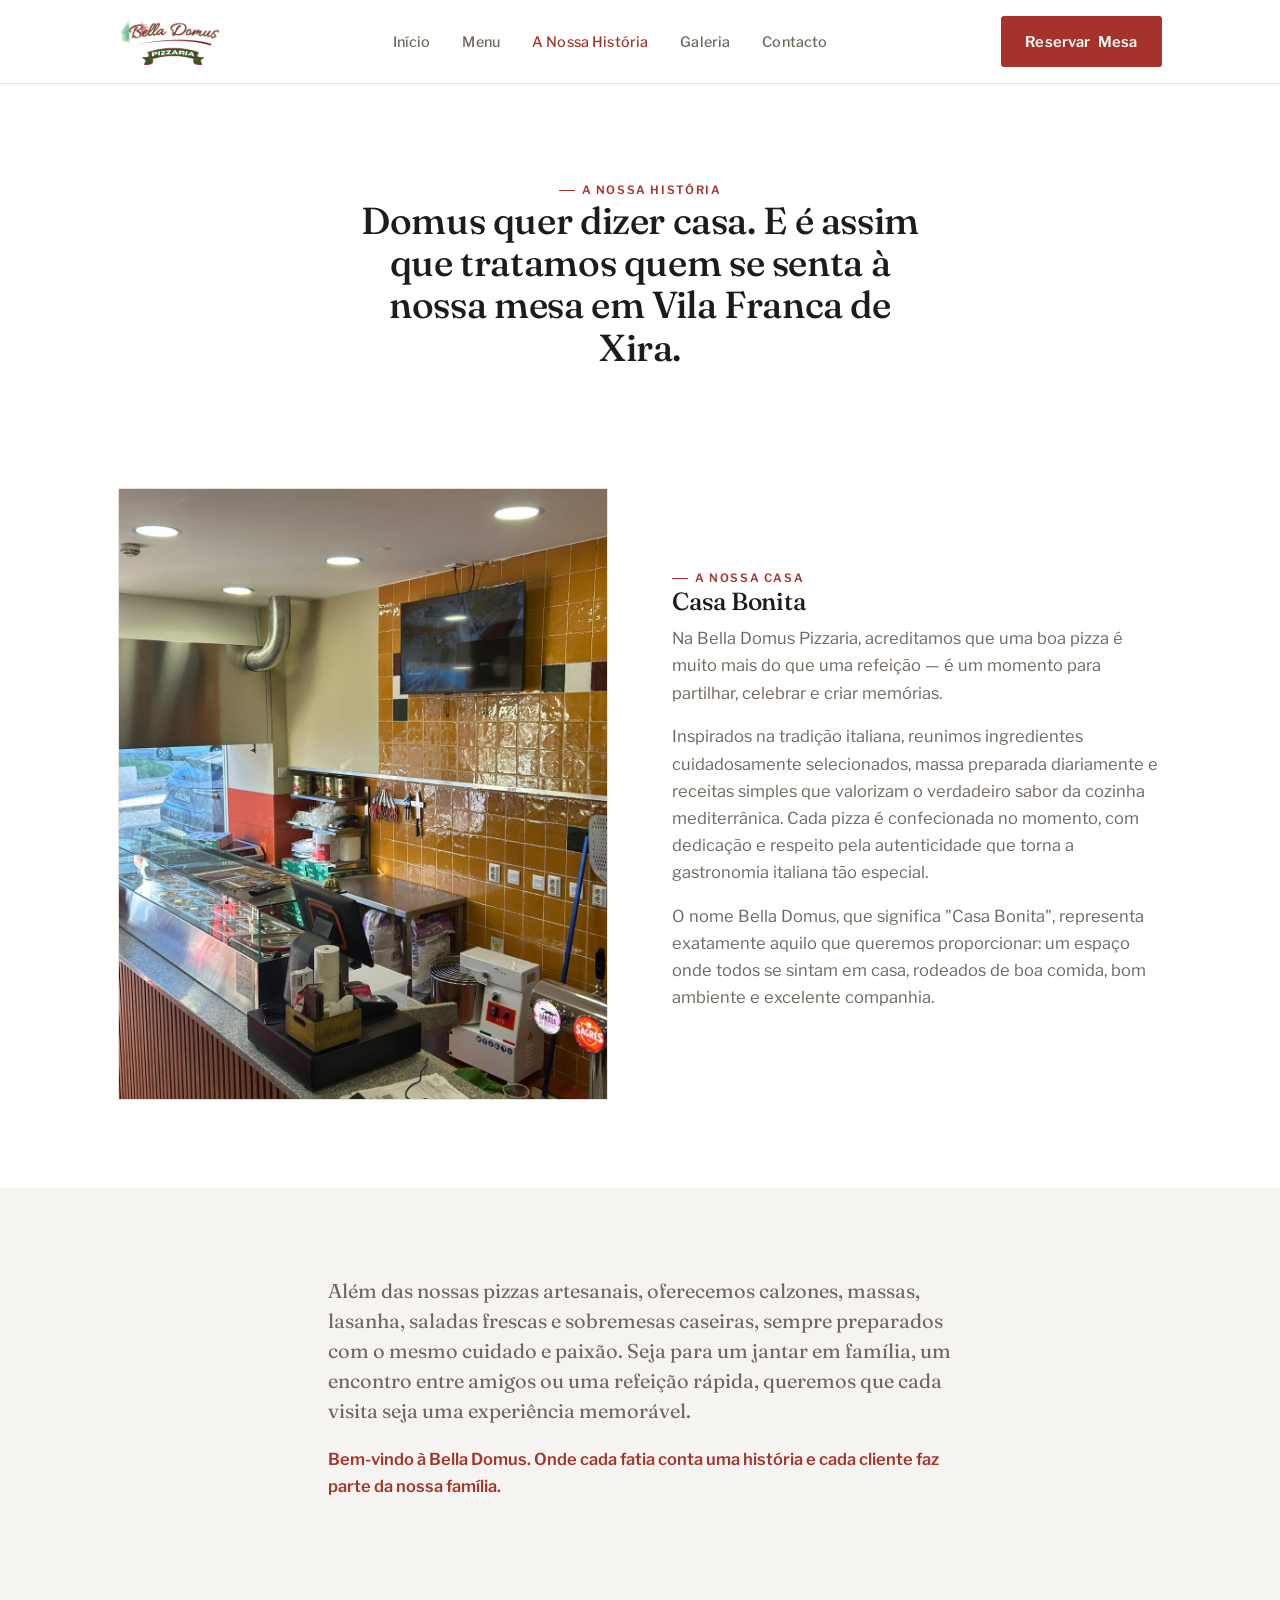
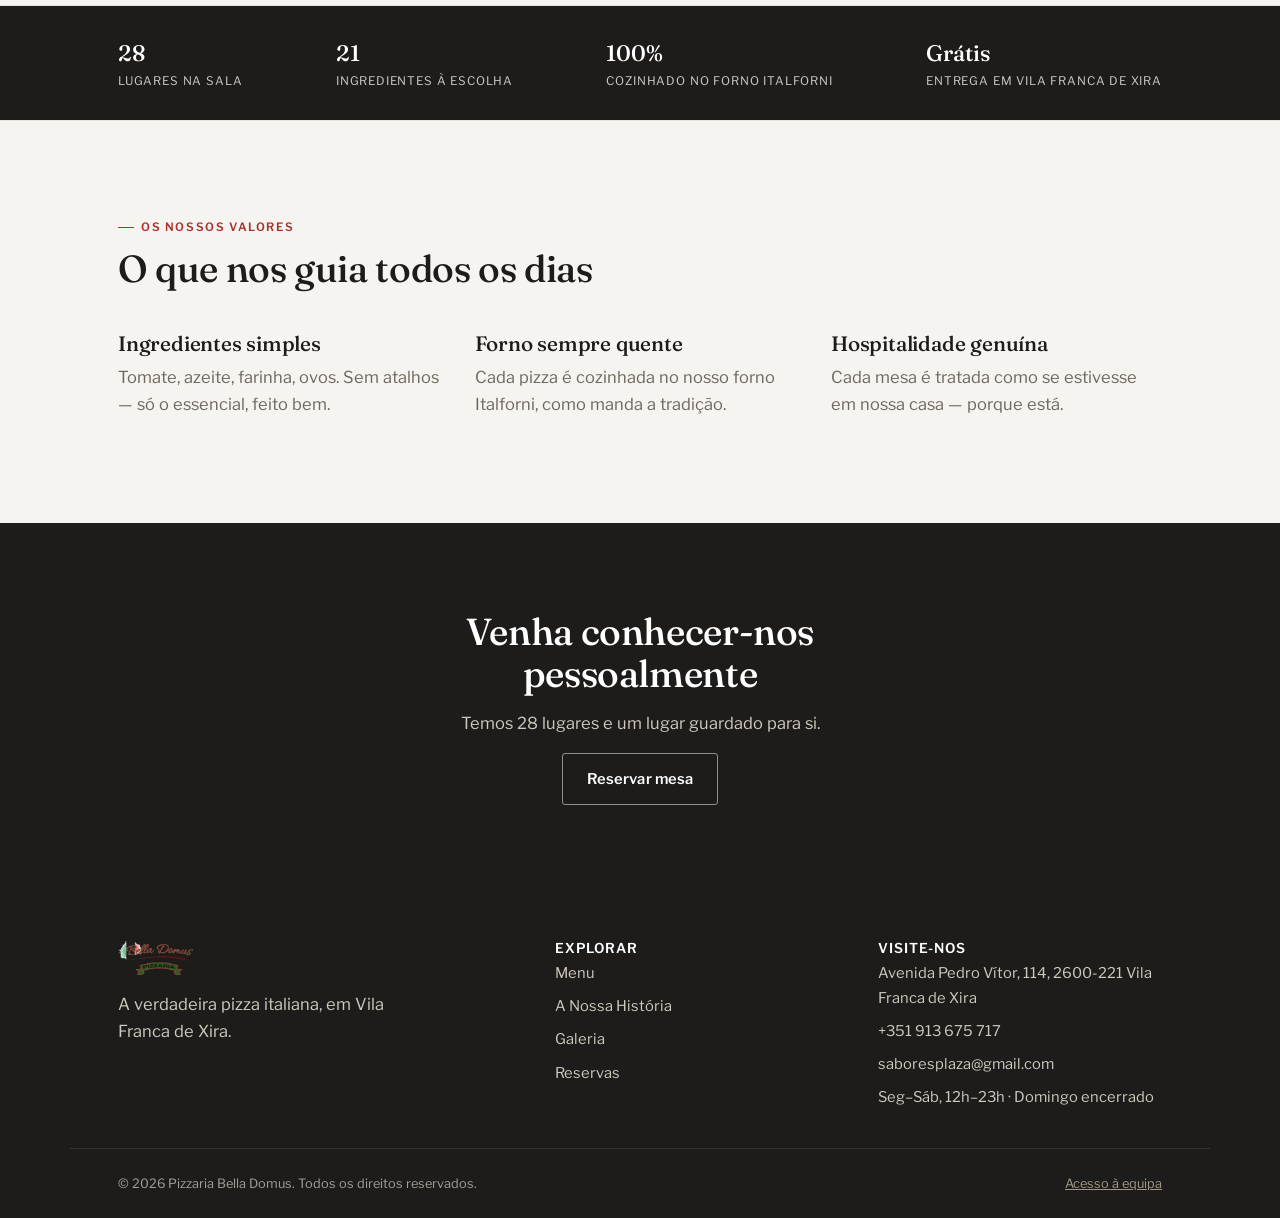
<file: sobre.html>
<!DOCTYPE html>
<html lang="pt-PT">
<head>
<meta charset="UTF-8">
<meta name="viewport" content="width=device-width, initial-scale=1.0">
<title>A Nossa História — Pizzaria Bella Domus</title>
<meta name="description" content="Conheça a história da Pizzaria Bella Domus, em Vila Franca de Xira.">
<link rel="stylesheet" href="css/style.css">
</head>
<body>

<header class="site-header">
  <nav class="nav">
    <a href="index.html" class="brand">
      <img src="img/logo-bella-domus.png" alt="Bella Domus Pizzaria" style="height:46px; width:auto;">
    </a>
    <ul class="nav-links">
      <li><a href="index.html">Início</a></li>
      <li><a href="menu.html">Menu</a></li>
      <li><a href="sobre.html" class="active">A Nossa História</a></li>
      <li><a href="galeria.html">Galeria</a></li>
      <li><a href="contacto.html">Contacto</a></li>
    </ul>
    <div class="nav-cta">
      <a href="reservas.html" class="btn btn-primary"><span class="long">Reservar </span>Mesa</a>
    </div>
    <button class="nav-toggle" aria-label="Abrir menu" aria-expanded="false"><span></span><span></span><span></span></button>
  </nav>
</header>

<main>
  <section class="section" style="padding-bottom:1rem;">
    <div class="container text-center" style="max-width:680px; margin:0 auto;">
      <span class="eyebrow" style="justify-content:center;">A Nossa História</span>
      <h1 style="font-size:var(--step-h2);">Domus quer dizer casa. E é assim que tratamos quem se senta à nossa mesa em Vila Franca de Xira.</h1>
    </div>
  </section>

  <section class="section">
    <div class="container grid-2">
      <div class="reveal" style="order:2;">
        <span class="eyebrow">A nossa casa</span>
        <h2>Casa Bonita</h2>
        <p style="color:var(--color-ink-soft);">
          Na Bella Domus Pizzaria, acreditamos que uma boa pizza é muito mais do que uma refeição —
          é um momento para partilhar, celebrar e criar memórias.
        </p>
        <p style="color:var(--color-ink-soft);">
          Inspirados na tradição italiana, reunimos ingredientes cuidadosamente selecionados, massa
          preparada diariamente e receitas simples que valorizam o verdadeiro sabor da cozinha
          mediterrânica. Cada pizza é confecionada no momento, com dedicação e respeito pela
          autenticidade que torna a gastronomia italiana tão especial.
        </p>
        <p style="color:var(--color-ink-soft);">
          O nome Bella Domus, que significa "Casa Bonita", representa exatamente aquilo que queremos
          proporcionar: um espaço onde todos se sintam em casa, rodeados de boa comida, bom ambiente
          e excelente companhia.
        </p>
      </div>
      <div class="reveal" style="order:1; transition-delay:0.1s;">
        <img src="img/interior-balcao-1.jpg" alt="Balcão da Pizzaria Bella Domus" style="aspect-ratio:4/5; object-fit:cover; width:100%; border:1px solid var(--color-line);">
      </div>
    </div>
  </section>

  <section class="section section-alt">
    <div class="container" style="max-width:720px;">
      <p style="color:var(--color-ink-soft); font-size:var(--step-lg); font-family:var(--font-display); line-height:1.5;">
        Além das nossas pizzas artesanais, oferecemos calzones, massas, lasanha, saladas frescas e
        sobremesas caseiras, sempre preparados com o mesmo cuidado e paixão. Seja para um jantar em
        família, um encontro entre amigos ou uma refeição rápida, queremos que cada visita seja uma
        experiência memorável.
      </p>
      <p style="color:var(--color-primary); font-weight:600; margin-top:1.2rem;">
        Bem-vindo à Bella Domus. Onde cada fatia conta uma história e cada cliente faz parte da nossa família.
      </p>
    </div>
  </section>

  <div class="ribbon">
    <div class="ribbon-inner">
      <div class="ribbon-item"><b>28</b><span>Lugares na sala</span></div>
      <div class="ribbon-item"><b>21</b><span>Ingredientes à escolha</span></div>
      <div class="ribbon-item"><b>100%</b><span>Cozinhado no forno Italforni</span></div>
      <div class="ribbon-item"><b>Grátis</b><span>Entrega em Vila Franca de Xira</span></div>
    </div>
  </div>

  <section class="section section-alt">
    <div class="container">
      <div class="section-head reveal">
        <span class="eyebrow">Os nossos valores</span>
        <h2>O que nos guia todos os dias</h2>
      </div>
      <div class="grid-3">
        <div class="reveal">
          <h3 style="font-size:1.3rem;">Ingredientes simples</h3>
          <p style="color:var(--color-ink-soft);">Tomate, azeite, farinha, ovos. Sem atalhos — só o essencial, feito bem.</p>
        </div>
        <div class="reveal" style="transition-delay:0.1s;">
          <h3 style="font-size:1.3rem;">Forno sempre quente</h3>
          <p style="color:var(--color-ink-soft);">Cada pizza é cozinhada no nosso forno Italforni, como manda a tradição.</p>
        </div>
        <div class="reveal" style="transition-delay:0.2s;">
          <h3 style="font-size:1.3rem;">Hospitalidade genuína</h3>
          <p style="color:var(--color-ink-soft);">Cada mesa é tratada como se estivesse em nossa casa — porque está.</p>
        </div>
      </div>
    </div>
  </section>

  <section class="section section-dark">
    <div class="container text-center" style="max-width:600px;">
      <h2 style="font-size:var(--step-h2);">Venha conhecer-nos pessoalmente</h2>
      <p>Temos 28 lugares e um lugar guardado para si.</p>
      <a href="reservas.html" class="btn btn-ghost-light">Reservar mesa</a>
    </div>
  </section>
</main>

<footer class="site-footer">
  <div class="container footer-grid">
    <div>
      <div class="brand" style="margin-bottom:1rem; color: var(--color-bg);">
        <img src="img/logo-bella-domus.png" alt="Bella Domus Pizzaria" style="height:34px; width:auto;">
      </div>
      <p style="max-width:300px;">A verdadeira pizza italiana, em Vila Franca de Xira.</p>
    </div>
    <div>
      <h4>Explorar</h4>
      <ul class="footer-links">
        <li><a href="menu.html">Menu</a></li>
        <li><a href="sobre.html">A Nossa História</a></li>
        <li><a href="galeria.html">Galeria</a></li>
        <li><a href="reservas.html">Reservas</a></li>
      </ul>
    </div>
    <div>
      <h4>Visite-nos</h4>
      <ul class="footer-links">
        <li>Avenida Pedro Vítor, 114, 2600-221 Vila Franca de Xira</li>
        <li>+351 913 675 717</li>
        <li>saboresplaza@gmail.com</li>
        <li>Seg–Sáb, 12h–23h · Domingo encerrado</li>
      </ul>
    </div>
  </div>
  <div class="container footer-bottom">
    <span>© 2026 Pizzaria Bella Domus. Todos os direitos reservados.</span>
    <span><a href="admin-login.html" style="color:#cfc2ae;">Acesso à equipa</a></span>
  </div>
</footer>

<script src="js/main.js"></script>
</body>
</html>
</file>
<file: css/style.css>
/* ==========================================================================
   BELLA DOMUS — Design system (minimalista)
   Fundo claro, um único acento vermelho, muito espaço em branco.
   ========================================================================== */

@import url('https://fonts.googleapis.com/css2?family=Fraunces:ital,opsz,wght@0,9..144,300..600;1,9..144,400..500&family=Libre+Franklin:ital,wght@0,300;0,400;0,500;0,600;0,700;1,400&display=swap');

:root{
  /* --- palette --- */
  --color-bg:        #FFFFFF;
  --color-bg-alt:     #F6F4F0;
  --color-paper:      #FFFFFF;
  --color-ink:         #1E1C1A;
  --color-ink-soft:    #6E675E;
  --color-primary:     #A6332B;
  --color-primary-dark:#832822;
  --color-primary-tint:#F5E4E2;
  --color-olive:       #4B5842;
  --color-olive-dark:  #37402F;
  --color-olive-tint:  #E9ECE3;
  --color-gold:        #A6332B; /* mantido igual ao vermelho — um único acento */
  --color-gold-dark:   #832822;
  --color-line:        #E7E3DC;

  /* --- type --- */
  --font-display: 'Fraunces', Georgia, serif;
  --font-body: 'Libre Franklin', -apple-system, BlinkMacSystemFont, 'Segoe UI', sans-serif;

  --step-eyebrow: 0.72rem;
  --step-body: 1.03rem;
  --step-lg: 1.25rem;
  --step-h3: 1.7rem;
  --step-h2: 2.35rem;
  --step-h1: 3.4rem;

  --radius-card: 3px;
  --shadow-card: 0 8px 24px -14px rgba(30, 28, 26, 0.18);
  --shadow-soft: none;

  --ease: cubic-bezier(.22,.9,.32,1);
}

@media (max-width: 720px){
  :root{
    --step-h1: 2.3rem;
    --step-h2: 1.7rem;
    --step-h3: 1.3rem;
  }
}

*, *::before, *::after{ box-sizing: border-box; }
html{ scroll-behavior: smooth; }
@media (prefers-reduced-motion: reduce){
  html{ scroll-behavior: auto; }
  *, *::before, *::after{ animation-duration: 0.001ms !important; animation-iteration-count: 1 !important; transition-duration: 0.001ms !important; scroll-behavior: auto !important; }
}

body{
  margin: 0;
  background: var(--color-bg);
  color: var(--color-ink);
  font-family: var(--font-body);
  font-size: var(--step-body);
  line-height: 1.65;
  -webkit-font-smoothing: antialiased;
}

img{ max-width: 100%; display: block; }
a{ color: inherit; }
h1,h2,h3,h4{
  font-family: var(--font-display);
  font-weight: 500;
  line-height: 1.12;
  margin: 0 0 0.4em;
  color: var(--color-ink);
  letter-spacing: -0.01em;
}
p{ margin: 0 0 1em; }

.container{
  max-width: 1140px;
  margin: 0 auto;
  padding: 0 clamp(1.25rem, 4vw, 3rem);
  position: relative;
  z-index: 1;
}

/* focus visibility */
a:focus-visible, button:focus-visible, input:focus-visible, select:focus-visible, textarea:focus-visible{
  outline: 2px solid var(--color-primary);
  outline-offset: 2px;
}

/* ==========================================================================
   Eyebrow / labels
   ========================================================================== */
.eyebrow{
  font-family: var(--font-body);
  font-size: var(--step-eyebrow);
  letter-spacing: 0.14em;
  text-transform: uppercase;
  font-weight: 600;
  color: var(--color-primary);
  display: inline-flex;
  align-items: center;
  gap: 0.6em;
}
.eyebrow::before{
  content: "";
  width: 16px; height: 1px;
  background: var(--color-primary);
  display: inline-block;
}

/* ==========================================================================
   Buttons
   ========================================================================== */
.btn{
  display: inline-flex;
  align-items: center;
  justify-content: center;
  gap: 0.5em;
  font-family: var(--font-body);
  font-weight: 600;
  font-size: 0.92rem;
  letter-spacing: 0.01em;
  padding: 0.85em 1.6em;
  border-radius: var(--radius-card);
  border: 1px solid transparent;
  cursor: pointer;
  text-decoration: none;
  transition: background 0.2s var(--ease), color 0.2s var(--ease), border-color 0.2s var(--ease);
}
.btn-primary{
  background: var(--color-primary);
  color: #fff;
}
.btn-primary:hover{ background: var(--color-primary-dark); }
.btn-outline{
  background: transparent;
  border-color: var(--color-ink);
  color: var(--color-ink);
}
.btn-outline:hover{ background: var(--color-ink); color: var(--color-bg); }
.btn-olive{
  background: var(--color-olive);
  color: #fff;
}
.btn-olive:hover{ background: var(--color-olive-dark); }
.btn-ghost-light{
  background: transparent;
  border-color: rgba(255,255,255,0.5);
  color: var(--color-bg);
}
.btn-ghost-light:hover{ background: rgba(255,255,255,0.1); }
.btn-block{ width: 100%; }
.btn:disabled{ opacity: 0.5; cursor: not-allowed; }

/* ==========================================================================
   Header / Nav
   ========================================================================== */
.site-header{
  position: sticky;
  top: 0;
  z-index: 40;
  background: rgba(255,255,255,0.94);
  backdrop-filter: blur(6px);
  border-bottom: 1px solid var(--color-line);
}
.nav{
  display: flex;
  align-items: center;
  justify-content: space-between;
  padding: 1rem clamp(1.25rem, 4vw, 3rem);
  max-width: 1140px;
  margin: 0 auto;
}
.brand{
  display: flex;
  align-items: center;
  gap: 0.65rem;
  text-decoration: none;
  color: var(--color-ink);
}
.brand-mark{
  width: 34px; height: 34px;
  flex-shrink: 0;
}
.brand-word{
  font-family: var(--font-display);
  font-size: 1.25rem;
  font-weight: 500;
  letter-spacing: -0.01em;
}
.brand-word em{ color: var(--color-primary); font-style: normal; }

.nav-links{
  display: flex;
  align-items: center;
  gap: clamp(1rem, 2.5vw, 2rem);
  list-style: none;
  margin: 0; padding: 0;
}
.nav-links a{
  text-decoration: none;
  font-weight: 500;
  font-size: 0.9rem;
  letter-spacing: 0.01em;
  color: var(--color-ink-soft);
  position: relative;
  padding: 0.25rem 0;
}
.nav-links a:hover, .nav-links a.active{ color: var(--color-primary); }

.nav-cta{ display:flex; align-items:center; gap: 0.9rem; }

.nav-toggle{
  display:none;
  background:none; border:none; cursor:pointer;
  width: 30px; height: 22px; position: relative;
}
.nav-toggle span{
  position:absolute; left:0; right:0; height:1.5px; background: var(--color-ink);
  transition: transform 0.25s var(--ease), opacity 0.25s var(--ease);
}
.nav-toggle span:nth-child(1){ top:0; }
.nav-toggle span:nth-child(2){ top:10px; }
.nav-toggle span:nth-child(3){ top:20px; }
.nav-toggle.open span:nth-child(1){ transform: translateY(10px) rotate(45deg); }
.nav-toggle.open span:nth-child(2){ opacity:0; }
.nav-toggle.open span:nth-child(3){ transform: translateY(-10px) rotate(-45deg); }

@media (max-width: 880px){
  .nav-toggle{ display:block; }
  .nav-links{
    position: fixed;
    inset: 64px 0 0 0;
    background: var(--color-bg);
    flex-direction: column;
    align-items: flex-start;
    padding: 2rem clamp(1.25rem, 6vw, 3rem);
    gap: 1.3rem;
    transform: translateY(-8px);
    opacity: 0;
    pointer-events: none;
    transition: transform 0.3s var(--ease), opacity 0.3s var(--ease);
  }
  .nav-links.open{ transform: translateY(0); opacity:1; pointer-events:auto; }
  .nav-links a{ font-size: 1.05rem; }
  .nav-cta .btn span.long{ display:none; }
}

/* ==========================================================================
   Simple mark (logomark) — estático, sem animação
   ========================================================================== */
.stamp{
  --stamp-size: 96px;
  width: var(--stamp-size); height: var(--stamp-size);
  position: relative;
  flex-shrink: 0;
}
.stamp svg{ width:100%; height:100%; display:block; }
.stamp-spin-text{ animation: none; }
.stamp-pop{ animation: none; }

/* ==========================================================================
   Ribbon — barra simples de estatísticas
   ========================================================================== */
.ribbon{
  background: var(--color-ink);
  color: var(--color-bg);
  border-top: 1px solid var(--color-line);
  border-bottom: 1px solid var(--color-line);
}
.ribbon-inner{
  display:flex; flex-wrap:wrap; align-items:center; justify-content:space-between;
  gap: 1.5rem 3rem;
  padding: 1.8rem clamp(1.25rem,4vw,3rem);
  max-width: 1140px; margin: 0 auto;
  font-family: var(--font-display);
}
.ribbon-item{ display:flex; flex-direction:column; align-items:flex-start; }
.ribbon-item b{ font-size: 1.4rem; font-weight:500; }
.ribbon-item span{ font-family: var(--font-body); font-size: 0.74rem; letter-spacing:0.07em; text-transform:uppercase; opacity:0.75; }

/* ==========================================================================
   Card simples (pratos / itens em destaque)
   ========================================================================== */
.torn-card{
  background: var(--color-paper);
  padding: 1.5rem 1.6rem;
  border: 1px solid var(--color-line);
}

/* ==========================================================================
   Sections
   ========================================================================== */
section{ position: relative; z-index:1; }
.section{ padding: clamp(3rem, 7vw, 5.5rem) 0; }
.section-head{ max-width: 640px; margin-bottom: 2.6rem; }
.section-head h2{ font-size: var(--step-h2); margin-top: 0.3em; }
.section-alt{ background: var(--color-bg-alt); }
.section-dark{ background: var(--color-ink); color: var(--color-bg); }
.section-dark h2, .section-dark h3, .section-dark .eyebrow{ color: var(--color-bg); }
.section-dark .eyebrow::before{ background: var(--color-bg); }
.section-dark p{ color: #cfc9bf; }

hr.hairline{ border:none; border-top: 1px solid var(--color-line); margin: 2.2rem 0; }

/* reveal-on-scroll */
.reveal{ opacity:0; transform: translateY(16px); transition: opacity 0.6s var(--ease), transform 0.6s var(--ease); }
.reveal.in{ opacity:1; transform: translateY(0); }

/* ==========================================================================
   Footer
   ========================================================================== */
.site-footer{
  background: var(--color-ink);
  color: #cfc9bf;
  padding: 3rem 0 1.5rem;
}
.footer-grid{
  display:grid;
  grid-template-columns: 1.4fr 1fr 1fr;
  gap: 2.5rem;
}
@media (max-width: 720px){ .footer-grid{ grid-template-columns: 1fr; } }
.footer-grid h4{ color: var(--color-bg); font-size: 0.85rem; letter-spacing: 0.06em; text-transform: uppercase; font-family: var(--font-body); font-weight:600; }
.footer-grid a{ text-decoration:none; color:#cfc9bf; }
.footer-grid a:hover{ color: var(--color-bg); }
.footer-links{ list-style:none; padding:0; margin:0; display:flex; flex-direction:column; gap:0.55rem; font-size:0.92rem; }
.footer-bottom{
  margin-top: 2.4rem; padding-top: 1.5rem;
  border-top: 1px solid rgba(207,201,191,0.18);
  display:flex; justify-content:space-between; flex-wrap:wrap; gap:0.8rem;
  font-size: 0.8rem; opacity:0.75;
}

/* ==========================================================================
   Forms
   ========================================================================== */
.field{ margin-bottom: 1.2rem; display:flex; flex-direction:column; gap:0.4rem; }
.field label{ font-size: 0.8rem; font-weight:600; letter-spacing:0.01em; }
.field .hint{ font-size: 0.78rem; color: var(--color-ink-soft); }
input, select, textarea{
  font-family: var(--font-body);
  font-size: 1rem;
  padding: 0.75em 0.85em;
  border: 1px solid var(--color-line);
  background: var(--color-paper);
  color: var(--color-ink);
  border-radius: var(--radius-card);
}
textarea{ resize: vertical; min-height: 90px; }
.field-row{ display:grid; grid-template-columns: repeat(auto-fit,minmax(180px,1fr)); gap:1.1rem; }

.form-msg{
  padding: 0.85rem 1rem;
  border-radius: var(--radius-card);
  font-size: 0.9rem;
  margin-top: 1rem;
  display:none;
}
.form-msg.show{ display:block; }
.form-msg.success{ background: var(--color-olive-tint); color: var(--color-olive-dark); border: 1px solid var(--color-olive); }
.form-msg.error{ background: var(--color-primary-tint); color: var(--color-primary-dark); border: 1px solid var(--color-primary); }

/* status pills used in admin */
.pill{ display:inline-flex; align-items:center; gap:0.4em; font-size:0.72rem; font-weight:700; letter-spacing:0.03em; text-transform:uppercase; padding:0.3em 0.7em; border-radius: 100px; }
.pill-pending{ background:#F1E2B8; color:#7A5B12; }
.pill-confirmed{ background: var(--color-olive-tint); color: var(--color-olive-dark); }
.pill-declined{ background: var(--color-primary-tint); color: var(--color-primary-dark); }
.pill-done{ background:#DCE3EE; color:#33465E; }

/* utility */
.text-center{ text-align:center; }
.mt-0{ margin-top:0; } .mb-0{ margin-bottom:0; }
.grid-2{ display:grid; grid-template-columns:1fr 1fr; gap: clamp(2rem,5vw,4rem); align-items:center; }
@media (max-width: 880px){ .grid-2{ grid-template-columns: 1fr; } }
.grid-3{ display:grid; grid-template-columns:repeat(3,1fr); gap:1.6rem; }
@media (max-width: 880px){ .grid-3{ grid-template-columns: 1fr; } }

.tag-list{ display:flex; flex-wrap:wrap; gap:0.5rem; }
.tag{ font-size:0.74rem; padding:0.3em 0.7em; border:1px solid var(--color-line); border-radius:100px; color:var(--color-ink-soft); }
</file>
